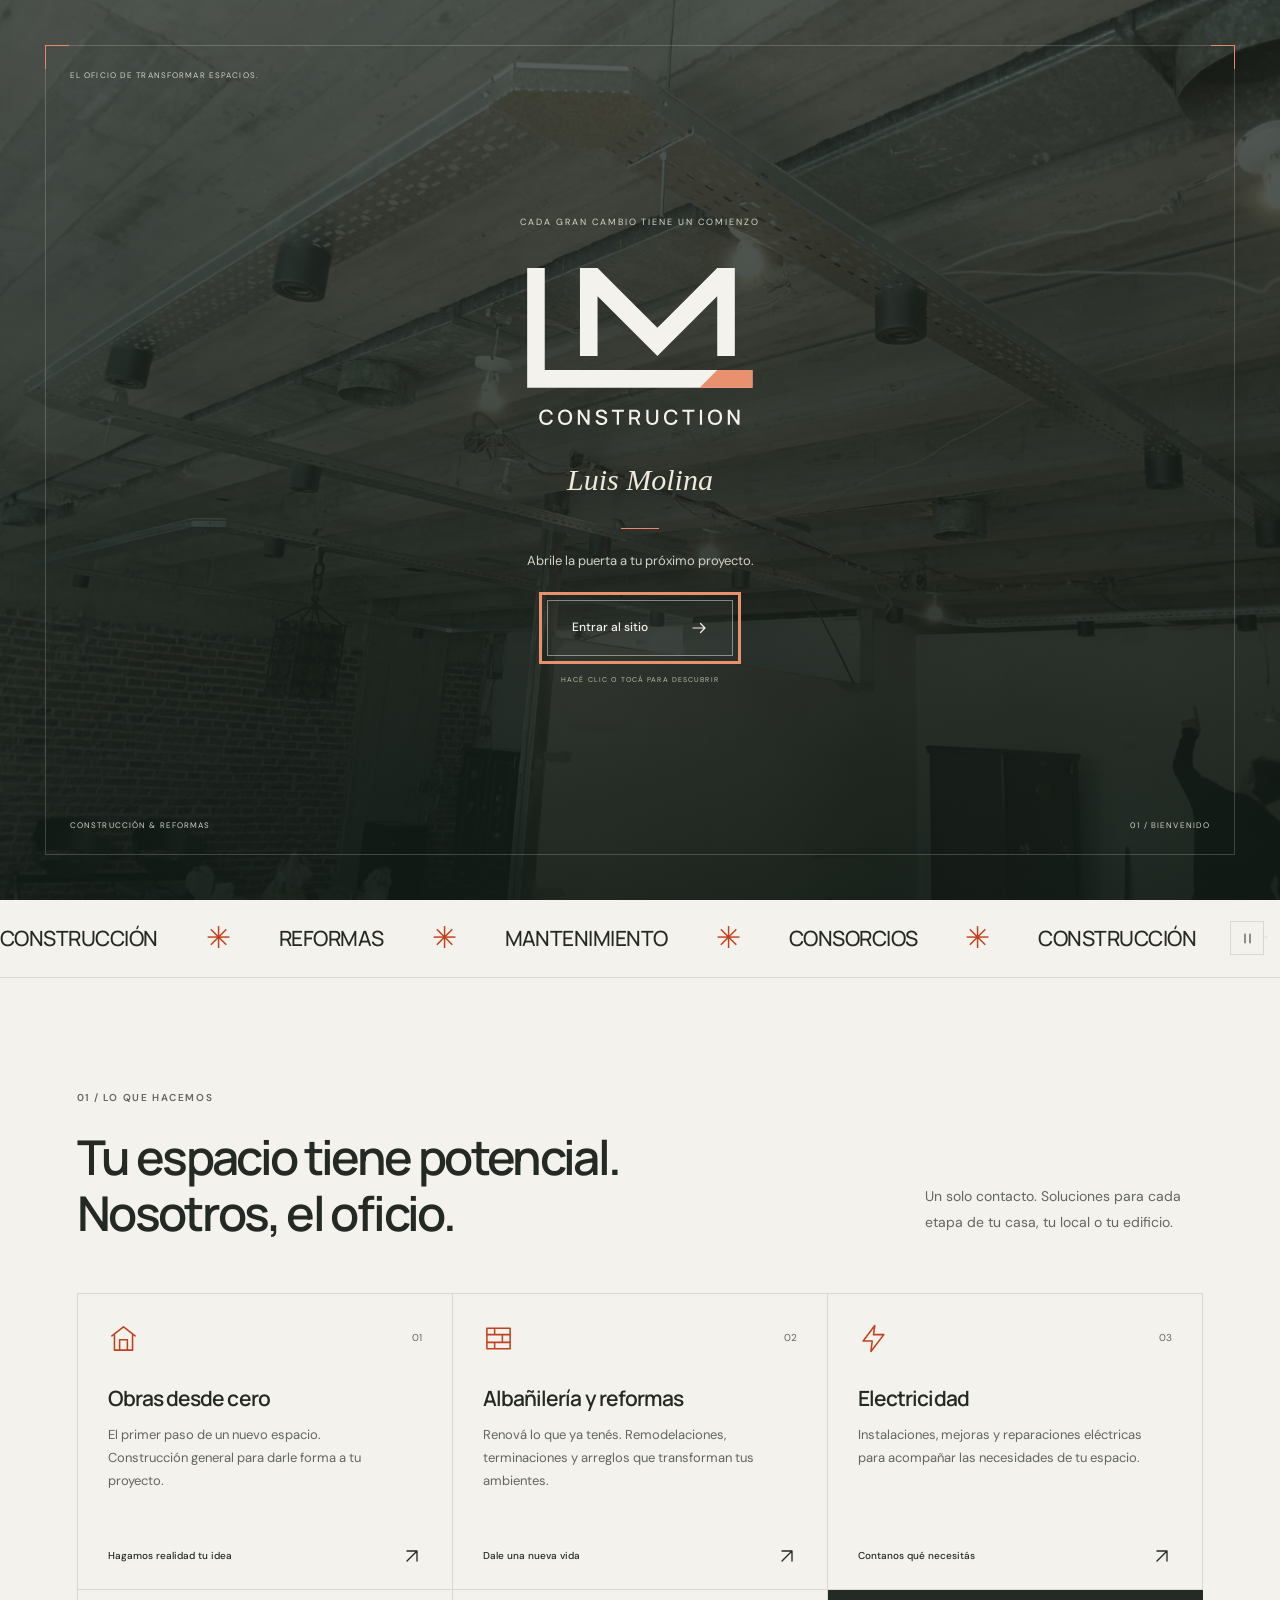
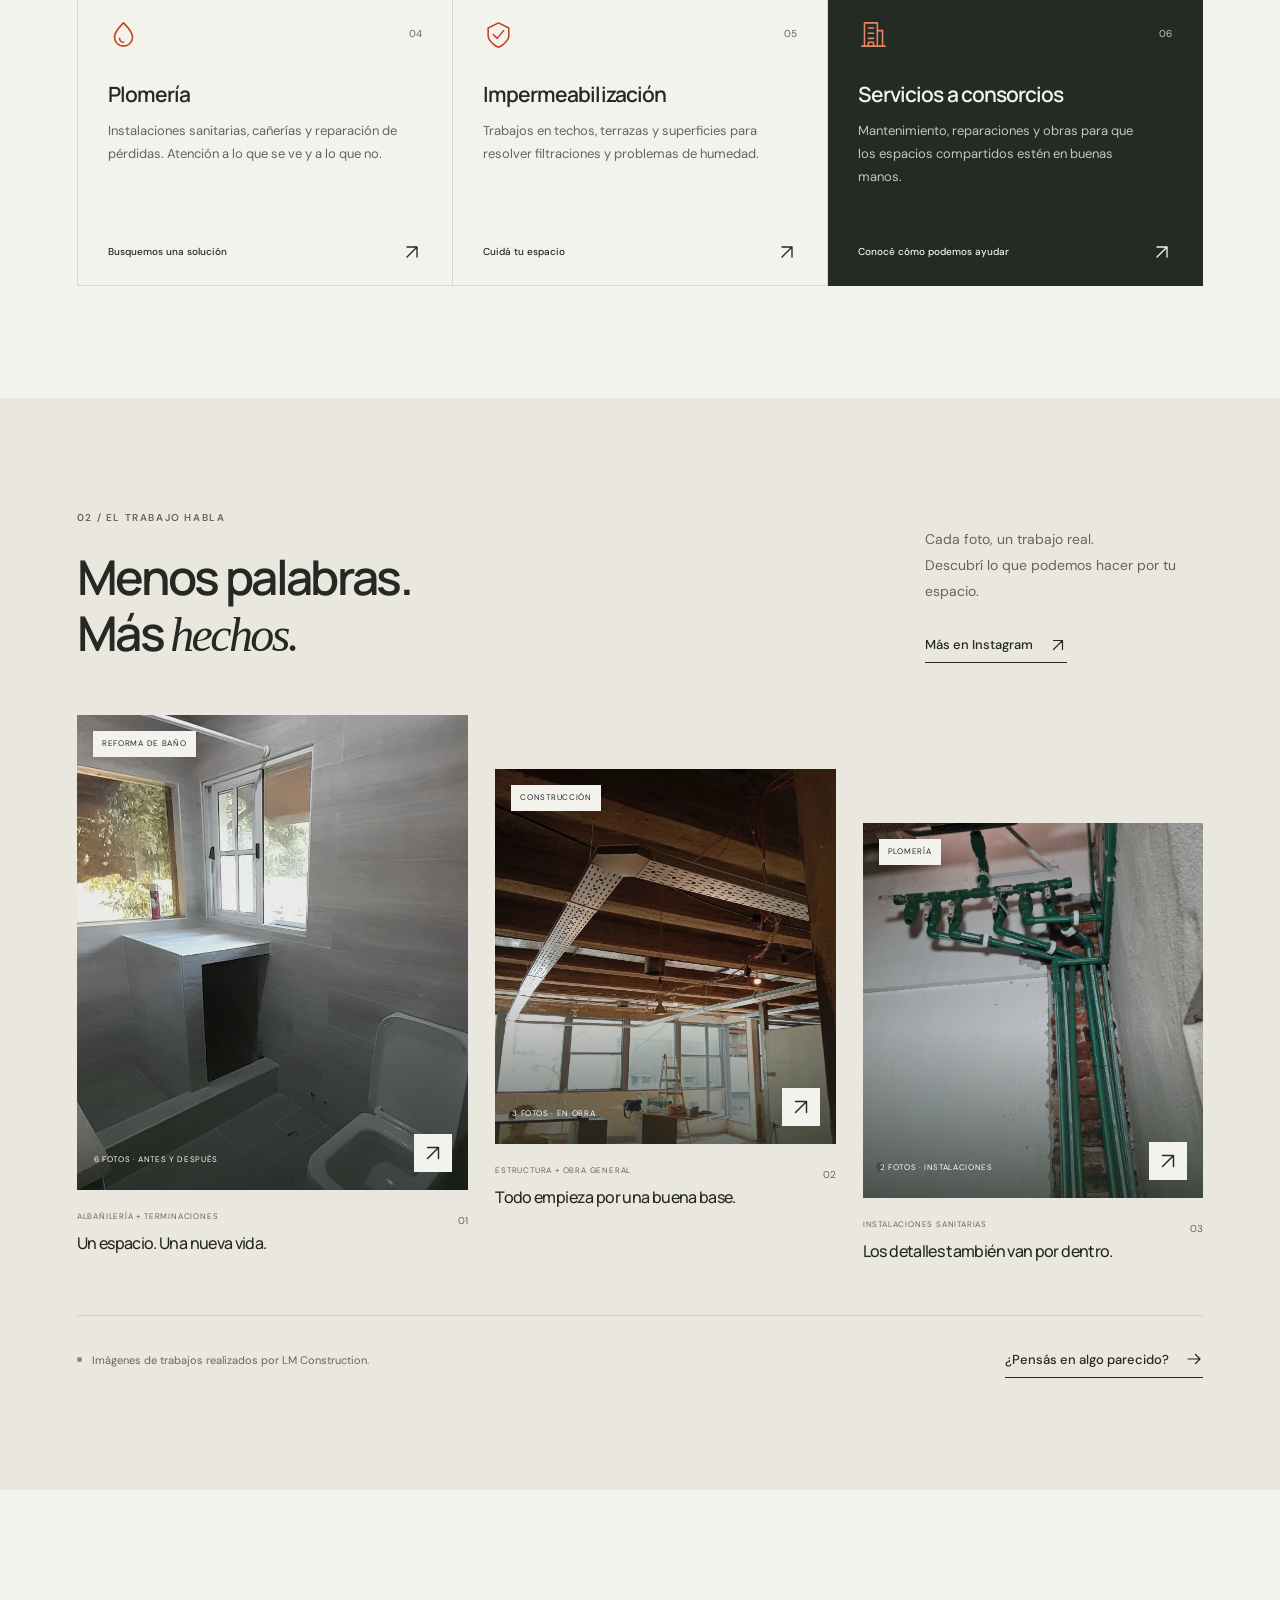
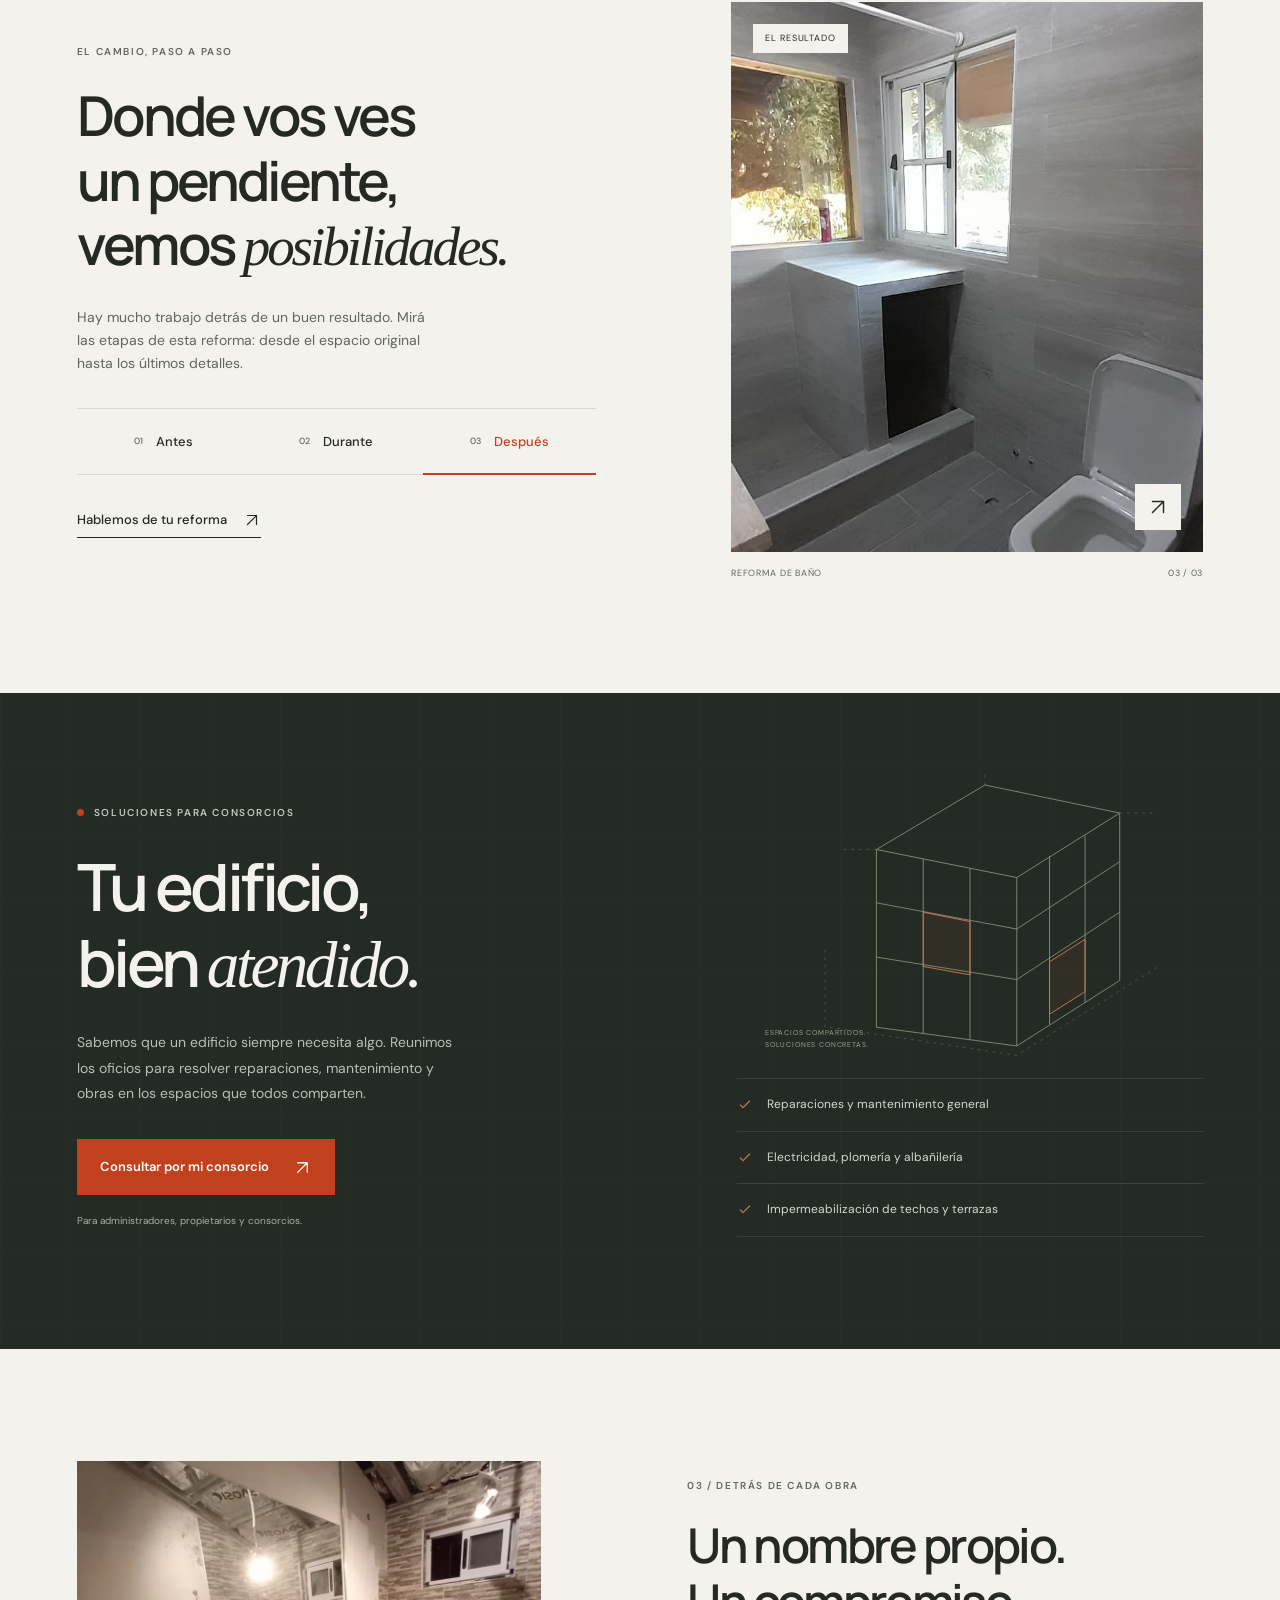
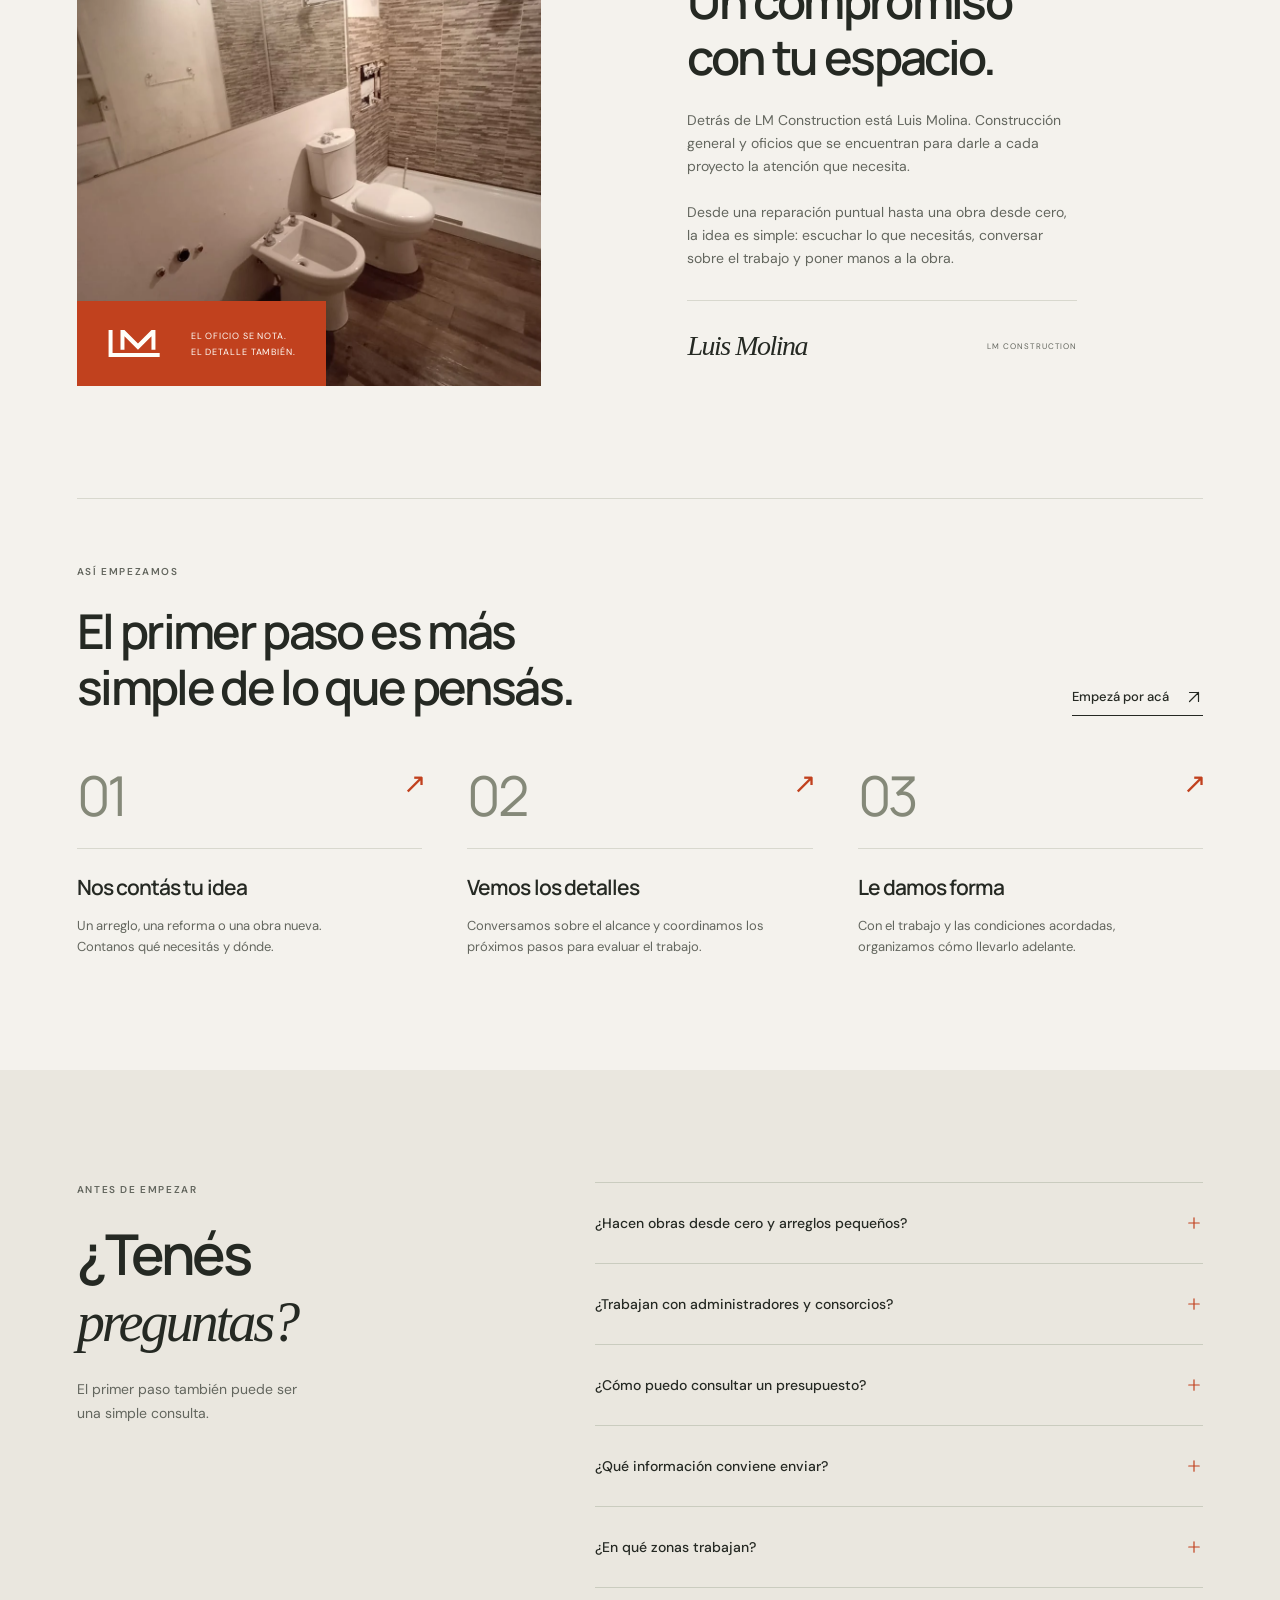
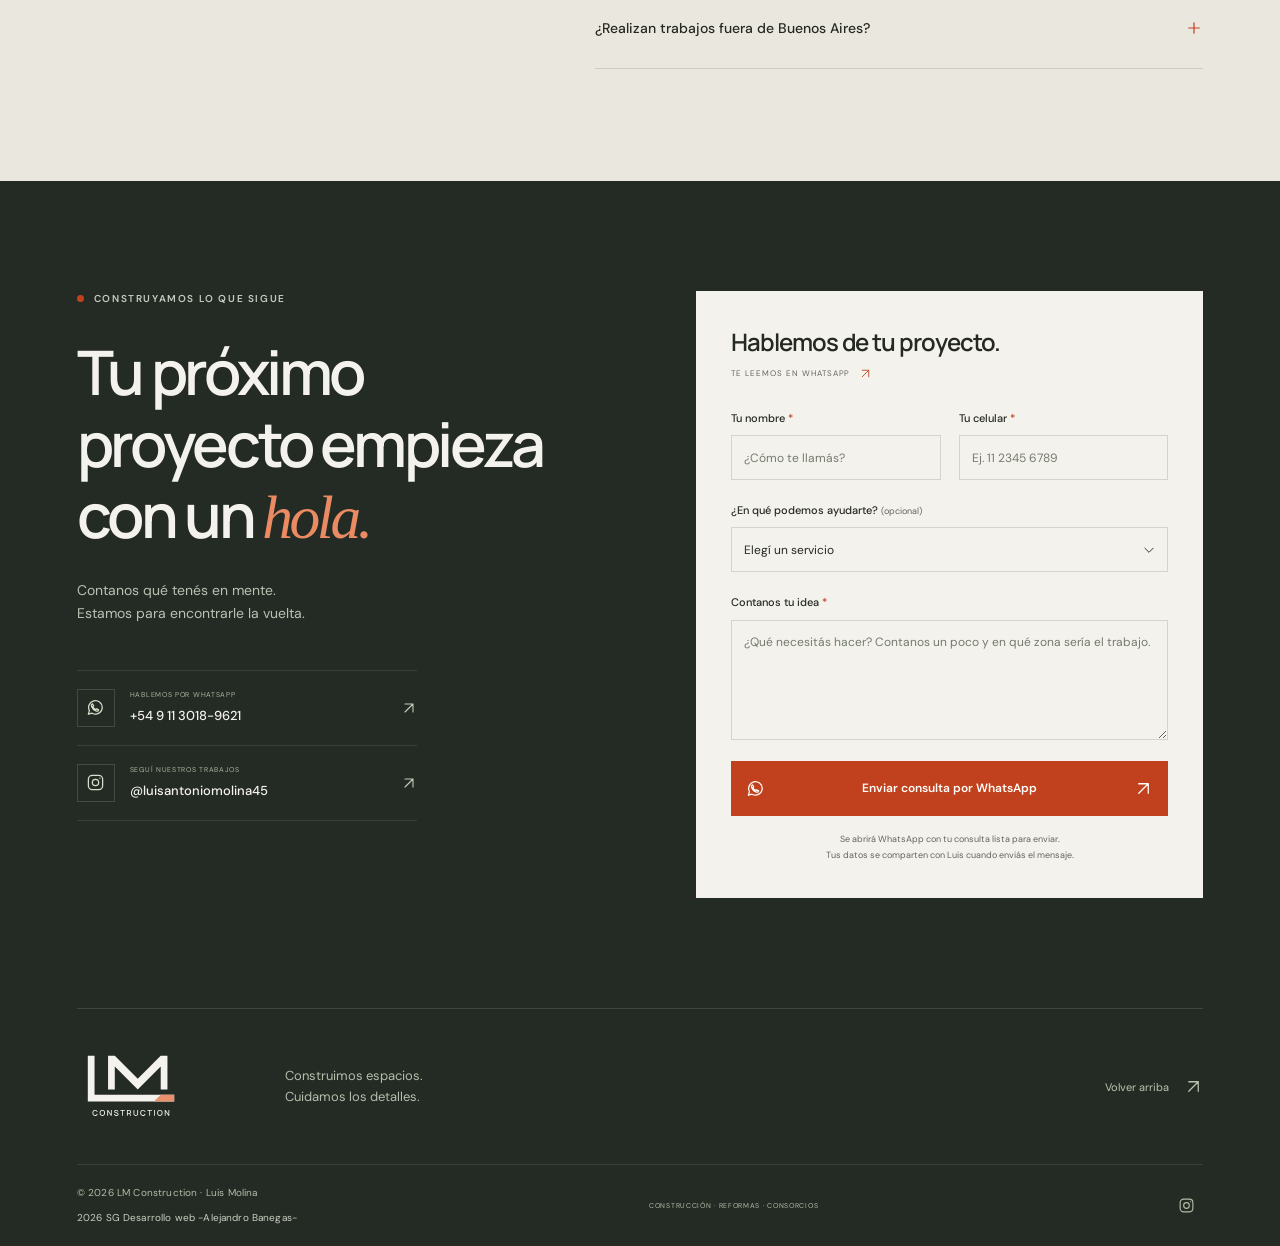
<file: index.html>
<!doctype html>
<html lang="es-AR">
  <head>
    <meta charset="UTF-8" />
    <meta name="viewport" content="width=device-width, initial-scale=1.0" />
    <meta name="theme-color" content="#f4f2ed" />
    <meta
      name="description"
      content="LM Construction · Luis Molina. Construcción, reformas y servicios a consorcios. Electricidad, plomería, albañilería e impermeabilización. Conocé nuestros trabajos y consultá por WhatsApp."
    />
    <meta property="og:type" content="website" />
    <meta property="og:locale" content="es_AR" />
    <meta property="og:site_name" content="LM Construction" />
    <meta
      property="og:title"
      content="LM Construction — Lo imaginás. Lo hacemos realidad."
    />
    <meta
      property="og:description"
      content="Construcción, reformas y soluciones para consorcios. Conocé los trabajos de Luis Molina y contanos tu proyecto."
    />
    <meta property="og:image" content="assets/images/hero-obra.webp" />
    <link rel="icon" type="image/svg+xml" href="favicon.svg?v=4" />
    <link
      rel="preload"
      href="assets/fonts/manrope-latin.woff2"
      as="font"
      type="font/woff2"
      crossorigin
    />
    <link rel="preload" href="assets/images/hero-obra.webp" as="image" />
    <link rel="stylesheet" href="styles.css?v=6" />
    <script src="script.js?v=6" defer></script>
    <title>LM Construction | Construcción, reformas y consorcios</title>
  </head>
  <body id="inicio">
    <a class="skip-link" href="#contenido">Saltar al contenido</a>
    <svg
      class="svg-library"
      xmlns="http://www.w3.org/2000/svg"
      aria-hidden="true"
    >
      <symbol id="i-arrow" viewBox="0 0 24 24">
        <path d="M4 12h16m-6-6 6 6-6 6" />
      </symbol>
      <symbol id="i-diagonal" viewBox="0 0 24 24">
        <path d="M6 18 18 6M6 6h12v12" />
      </symbol>
      <symbol id="i-chevron" viewBox="0 0 24 24">
        <path d="m9 5 7 7-7 7" />
      </symbol>
      <symbol id="i-pause" viewBox="0 0 24 24">
        <path d="M8 5v14M16 5v14" />
      </symbol>
      <symbol id="i-play" viewBox="0 0 24 24">
        <path d="m8 4 12 8-12 8z" />
      </symbol>
      <symbol id="i-plus" viewBox="0 0 24 24">
        <path d="M12 5v14M5 12h14" />
      </symbol>
      <symbol id="i-close" viewBox="0 0 24 24">
        <path d="m6 6 12 12M6 18 18 6" />
      </symbol>
      <symbol id="i-menu" viewBox="0 0 24 24">
        <path d="M3 7h18M3 16h18" />
      </symbol>
      <symbol id="i-check" viewBox="0 0 24 24">
        <path d="m5 12 4 4L19 6" />
      </symbol>
      <symbol id="i-building" viewBox="0 0 24 24">
        <path
          d="M3 21h18M5 21V3h10v18m0-12h4v12M8 7h4M8 11h4m-4 4h4m-4 6v-3h4v3"
        />
      </symbol>
      <symbol id="i-house" viewBox="0 0 24 24">
        <path d="m3 10 9-7 9 7M5 9v12h14V9M9 21v-8h6v8" />
      </symbol>
      <symbol id="i-zap" viewBox="0 0 24 24">
        <path d="m13 2-9 12h7l-1 8 10-13h-8z" />
      </symbol>
      <symbol id="i-water" viewBox="0 0 24 24">
        <path
          d="M12 3S5 10 5 14a7 7 0 0 0 14 0c0-4-7-11-7-11ZM9 15a3 3 0 0 0 3 3"
        />
      </symbol>
      <symbol id="i-bricks" viewBox="0 0 24 24">
        <path d="M3 4h18v16H3zM3 9h18M3 15h18M9 4v5m6 0v6m-6 0v5" />
      </symbol>
      <symbol id="i-shield" viewBox="0 0 24 24">
        <path d="m12 3 8 4v6c0 5-8 9-8 9s-8-4-8-9V7zM8 12l3 3 5-6" />
      </symbol>
      <symbol id="i-instagram" viewBox="0 0 24 24">
        <rect x="3" y="3" width="18" height="18" rx="5" />
        <circle cx="12" cy="12" r="4" />
        <path d="M17.5 6.5h.01" />
      </symbol>
      <symbol id="i-whatsapp" viewBox="0 0 24 24">
        <path
          d="M20.5 11.7a8.6 8.6 0 0 1-12.8 7.5L3 20.5l1.3-4.6a8.6 8.6 0 1 1 16.2-4.2Z"
        />
        <path
          d="m8.2 7.3 1.5 2.5-1 1.2c.7 1.7 1.8 2.8 3.5 3.5l1.2-1 2.5 1.5c-.5 2-1.7 2-3.4 1.3-2.5-1-4.3-2.8-5.3-5.3-.7-1.7-.7-2.9 1-3.7Z"
        />
      </symbol>
      <symbol id="i-logo" viewBox="0 0 136 76" fill="currentColor">
        <path
          d="M4 4h10v58h118v10H4z M34 54V4h10l34 34 34-34h10v50h-10V20L78 54 44 20v34z"
        />
        <path d="M112 62h20v10h-30z" fill="var(--logo-accent, #c1411e)" />
      </symbol>
      <symbol id="i-brand" viewBox="0 0 160 100" fill="currentColor">
        <g transform="translate(12 0)">
          <path
            d="M4 4h10v58h118v10H4z M34 54V4h10l34 34 34-34h10v50h-10V20L78 54 44 20v34z"
          />
          <path d="M112 62h20v10h-30z" fill="var(--logo-accent, #c1411e)" />
        </g>
        <path
          d="M26.871 93.177Q25.599 93.177 24.701 92.618Q23.803 92.06 23.329 91.063Q22.855 90.066 22.855 88.752Q22.855 87.438 23.329 86.441Q23.803 85.444 24.701 84.886Q25.599 84.327 26.871 84.327Q28.342 84.327 29.308 85.069Q30.274 85.812 30.651 87.069L29.401 87.407Q29.149 86.516 28.516 86.008Q27.884 85.499 26.871 85.499Q25.969 85.499 25.368 85.906Q24.767 86.313 24.464 87.046Q24.161 87.779 24.157 88.752Q24.153 89.725 24.456 90.457Q24.759 91.189 25.364 91.597Q25.969 92.005 26.871 92.005Q27.884 92.005 28.516 91.494Q29.149 90.982 29.401 90.097L30.651 90.435Q30.274 91.692 29.308 92.435Q28.342 93.177 26.871 93.177ZM37.541 93.177Q36.269 93.177 35.371 92.618Q34.473 92.06 33.999 91.063Q33.525 90.066 33.525 88.752Q33.525 87.438 33.999 86.441Q34.473 85.444 35.371 84.886Q36.269 84.327 37.541 84.327Q38.814 84.327 39.712 84.886Q40.609 85.444 41.083 86.441Q41.557 87.438 41.557 88.752Q41.557 90.066 41.083 91.063Q40.609 92.06 39.712 92.618Q38.814 93.177 37.541 93.177ZM37.541 92.005Q38.444 92.013 39.045 91.605Q39.646 91.197 39.947 90.461Q40.247 89.725 40.247 88.752Q40.247 87.779 39.947 87.05Q39.646 86.321 39.045 85.914Q38.444 85.507 37.541 85.499Q36.639 85.491 36.04 85.898Q35.441 86.305 35.14 87.042Q34.839 87.779 34.835 88.752Q34.831 89.725 35.132 90.453Q35.433 91.181 36.036 91.589Q36.639 91.997 37.541 92.005ZM44.785 93.0V84.504H46.036L50.221 90.817V84.504H51.472V93.0H50.221L46.036 86.683V93.0ZM58.252 93.177Q57.335 93.177 56.601 92.861Q55.866 92.546 55.391 91.96Q54.916 91.374 54.779 90.565L56.061 90.369Q56.256 91.147 56.875 91.58Q57.495 92.013 58.323 92.013Q58.834 92.013 59.267 91.851Q59.699 91.69 59.961 91.386Q60.222 91.082 60.222 90.656Q60.222 90.426 60.144 90.249Q60.065 90.072 59.924 89.941Q59.784 89.81 59.587 89.712Q59.39 89.613 59.156 89.543L56.977 88.898Q56.659 88.805 56.329 88.654Q56.0 88.502 55.725 88.258Q55.449 88.015 55.279 87.651Q55.109 87.287 55.109 86.77Q55.109 85.983 55.513 85.437Q55.917 84.891 56.606 84.611Q57.294 84.331 58.149 84.335Q59.013 84.343 59.693 84.638Q60.374 84.933 60.825 85.486Q61.276 86.04 61.45 86.821L60.128 87.049Q60.037 86.567 59.75 86.222Q59.463 85.877 59.042 85.692Q58.621 85.507 58.134 85.499Q57.66 85.491 57.269 85.645Q56.879 85.798 56.645 86.073Q56.411 86.349 56.411 86.711Q56.411 87.065 56.616 87.282Q56.822 87.499 57.127 87.626Q57.432 87.753 57.733 87.836L59.302 88.28Q59.597 88.361 59.973 88.499Q60.348 88.638 60.699 88.888Q61.05 89.137 61.279 89.546Q61.509 89.954 61.509 90.577Q61.509 91.216 61.249 91.704Q60.989 92.192 60.537 92.518Q60.085 92.845 59.497 93.011Q58.909 93.177 58.252 93.177ZM66.931 93.0V85.668H64.107V84.504H70.991V85.668H68.166V93.0ZM73.987 93.0V84.504H77.42Q77.544 84.504 77.727 84.513Q77.91 84.522 78.073 84.551Q78.785 84.661 79.26 85.034Q79.735 85.407 79.97 85.972Q80.205 86.538 80.205 87.226Q80.205 88.241 79.686 88.974Q79.167 89.708 78.128 89.889L77.625 89.948H75.222V93.0ZM78.954 93.0 77.279 89.543 78.522 89.224 80.362 93.0ZM75.222 88.783H77.373Q77.489 88.783 77.634 88.772Q77.778 88.76 77.908 88.728Q78.288 88.638 78.517 88.4Q78.746 88.162 78.848 87.85Q78.95 87.539 78.95 87.226Q78.95 86.913 78.848 86.601Q78.746 86.29 78.517 86.052Q78.288 85.814 77.908 85.723Q77.778 85.69 77.634 85.679Q77.489 85.668 77.373 85.668H75.222ZM87.099 93.177Q86.1 93.177 85.337 92.768Q84.574 92.359 84.143 91.616Q83.712 90.874 83.712 89.873V84.512L84.963 84.504V89.81Q84.963 90.351 85.146 90.763Q85.329 91.175 85.636 91.453Q85.943 91.731 86.324 91.872Q86.706 92.013 87.099 92.013Q87.5 92.013 87.882 91.87Q88.263 91.728 88.568 91.449Q88.873 91.171 89.054 90.759Q89.235 90.347 89.235 89.81V84.504H90.486V89.873Q90.486 90.872 90.055 91.614Q89.624 92.357 88.861 92.767Q88.098 93.177 87.099 93.177ZM97.732 93.177Q96.459 93.177 95.561 92.618Q94.664 92.06 94.19 91.063Q93.716 90.066 93.716 88.752Q93.716 87.438 94.19 86.441Q94.664 85.444 95.561 84.886Q96.459 84.327 97.732 84.327Q99.203 84.327 100.168 85.069Q101.134 85.812 101.512 87.069L100.261 87.407Q100.009 86.516 99.377 86.008Q98.744 85.499 97.732 85.499Q96.829 85.499 96.228 85.906Q95.627 86.313 95.324 87.046Q95.022 87.779 95.018 88.752Q95.014 89.725 95.317 90.457Q95.619 91.189 96.224 91.597Q96.829 92.005 97.732 92.005Q98.744 92.005 99.377 91.494Q100.009 90.982 100.261 90.097L101.512 90.435Q101.134 91.692 100.168 92.435Q99.203 93.177 97.732 93.177ZM106.974 93.0V85.668H104.15V84.504H111.033V85.668H108.209V93.0ZM114.147 93.0V84.504H115.382V93.0ZM122.744 93.177Q121.471 93.177 120.574 92.618Q119.676 92.06 119.202 91.063Q118.728 90.066 118.728 88.752Q118.728 87.438 119.202 86.441Q119.676 85.444 120.574 84.886Q121.471 84.327 122.744 84.327Q124.016 84.327 124.914 84.886Q125.812 85.444 126.286 86.441Q126.76 87.438 126.76 88.752Q126.76 90.066 126.286 91.063Q125.812 92.06 124.914 92.618Q124.016 93.177 122.744 93.177ZM122.744 92.005Q123.647 92.013 124.247 91.605Q124.848 91.197 125.149 90.461Q125.45 89.725 125.45 88.752Q125.45 87.779 125.149 87.05Q124.848 86.321 124.247 85.914Q123.647 85.507 122.744 85.499Q121.841 85.491 121.242 85.898Q120.644 86.305 120.343 87.042Q120.042 87.779 120.038 88.752Q120.034 89.725 120.335 90.453Q120.636 91.181 121.238 91.589Q121.841 91.997 122.744 92.005ZM129.988 93.0V84.504H131.239L135.424 90.817V84.504H136.675V93.0H135.424L131.239 86.683V93.0Z"
        />
      </symbol>
    </svg>

    <dialog
      class="intro-curtain"
      id="intro-curtain"
      aria-labelledby="intro-title"
      aria-describedby="intro-description"
    >
      <div class="curtain-panel curtain-panel-left" aria-hidden="true">
        <img
          src="assets/images/hero-obra.webp"
          alt=""
          width="1600"
          height="1204"
        />
      </div>
      <div class="curtain-panel curtain-panel-right" aria-hidden="true">
        <img
          src="assets/images/hero-obra.webp"
          alt=""
          width="1600"
          height="1204"
        />
      </div>
      <div class="intro-frame" aria-hidden="true">
        <span class="intro-frame-top">EL OFICIO DE TRANSFORMAR ESPACIOS.</span>
        <span class="intro-frame-bottom">CONSTRUCCIÓN & REFORMAS</span>
        <span class="intro-frame-number">01 / BIENVENIDO</span>
      </div>
      <div class="intro-content">
        <span class="intro-eyebrow">CADA GRAN CAMBIO TIENE UN COMIENZO</span>
        <h2 id="intro-title" aria-label="LM Construction">
          <svg class="intro-logo" viewBox="0 0 160 100" aria-hidden="true">
            <use href="#i-brand" />
          </svg>
        </h2>
        <p class="intro-founder">Luis Molina</p>
        <span class="intro-divider" aria-hidden="true"></span>
        <p id="intro-description">Abrile la puerta a tu próximo proyecto.</p>
        <button class="intro-enter" id="intro-enter" type="button" autofocus>
          <span>Entrar al sitio</span>
          <svg class="icon" aria-hidden="true"><use href="#i-arrow" /></svg>
        </button>
        <span class="intro-hint" aria-hidden="true"
          >HACÉ CLIC O TOCÁ PARA DESCUBRIR</span
        >
      </div>
    </dialog>

    <header class="site-header">
      <div class="container header-inner">
        <a class="brand" href="#inicio" aria-label="LM Construction, inicio"
          ><svg class="brand-logo" viewBox="0 0 160 100" aria-hidden="true">
            <use href="#i-brand" /></svg
        ></a>
        <nav class="main-nav" id="main-nav" aria-label="Navegación principal">
          <a href="#servicios">Servicios</a><a href="#trabajos">Trabajos</a
          ><a href="#consorcios">Consorcios</a><a href="#nosotros">Nosotros</a
          ><a class="nav-contact" href="#contacto"
            >Hablemos de tu proyecto
            <svg class="icon" aria-hidden="true"><use href="#i-diagonal" /></svg
          ></a>
        </nav>
        <button
          class="menu-toggle icon-button"
          type="button"
          aria-label="Abrir menú"
          aria-controls="main-nav"
          aria-expanded="false"
        >
          <svg class="icon" aria-hidden="true"><use href="#i-menu" /></svg>
        </button>
      </div>
    </header>

    <main id="contenido" tabindex="-1">
      <section class="hero container" aria-labelledby="hero-title">
        <div class="hero-copy">
          <p class="eyebrow">
            <span class="status-dot"></span> CONSTRUIMOS CON VOS
          </p>
          <h1 id="hero-title">
            Lo imaginás.<br />Lo hacemos<br /><span>realidad.</span>
          </h1>
          <p class="hero-description">
            De ese arreglo que no puede esperar a la obra que siempre
            imaginaste. Construcción, reformas y soluciones para consorcios, con
            atención a cada detalle.
          </p>
          <div class="hero-actions">
            <a class="button button-primary" href="#contacto"
              >Contanos tu proyecto
              <svg class="icon" aria-hidden="true">
                <use href="#i-diagonal" /></svg></a
            ><a class="text-link" href="#trabajos"
              >Explorá los trabajos
              <svg class="icon" aria-hidden="true"><use href="#i-arrow" /></svg
            ></a>
          </div>
          <div class="hero-signature">
            <span class="signature-line"></span>
            <p>
              <strong>Luis Molina</strong
              ><span>El oficio de hacer las cosas bien.</span>
            </p>
          </div>
        </div>
        <div class="hero-visual">
          <div class="hero-image-frame">
            <img
              class="hero-image"
              src="assets/images/hero-obra.webp"
              width="1600"
              height="1204"
              alt="Trabajo de LM Construction en un interior con estructura de techo a la vista"
              fetchpriority="high"
            /><span class="image-tag"
              ><span></span> OBRAS REALES. NUEVOS COMIENZOS.</span
            >
            <div class="hero-image-caption">
              <span>DEL PROYECTO<br />A LA REALIDAD.</span
              ><svg class="icon" aria-hidden="true">
                <use href="#i-diagonal" />
              </svg>
            </div>
          </div>
          <div class="hero-image-footer">
            <span>CONSTRUCCIÓN & REFORMAS</span><span>01 — LM</span>
          </div>
          <div class="hero-stamp" aria-hidden="true">
            <svg viewBox="0 0 120 120">
              <defs>
                <path
                  id="stamp-circle"
                  d="M60,60m-43,0a43,43 0 1,1 86,0a43,43 0 1,1 -86,0"
                />
              </defs>
              <text>
                <textPath href="#stamp-circle" textLength="267">
                  CADA DETALLE CUENTA · LM CONSTRUCTION ·
                </textPath>
              </text></svg
            ><svg class="icon"><use href="#i-diagonal" /></svg>
          </div>
        </div>
        <a class="hero-scroll" href="#servicios"
          ><span>SEGUÍ EXPLORANDO</span
          ><svg class="icon" aria-hidden="true"><use href="#i-arrow" /></svg
        ></a>
      </section>

      <div
        class="ticker"
        role="region"
        aria-label="Construcción. Reformas. Mantenimiento. Consorcios."
      >
        <div class="ticker-track" aria-hidden="true">
          <div class="ticker-set">
            <span>CONSTRUCCIÓN</span><i>✳</i><span>REFORMAS</span><i>✳</i
            ><span>MANTENIMIENTO</span><i>✳</i><span>CONSORCIOS</span><i>✳</i>
          </div>
          <div class="ticker-set">
            <span>CONSTRUCCIÓN</span><i>✳</i><span>REFORMAS</span><i>✳</i
            ><span>MANTENIMIENTO</span><i>✳</i><span>CONSORCIOS</span><i>✳</i>
          </div>
        </div>
        <button
          class="motion-toggle icon-button"
          id="motion-toggle"
          type="button"
          aria-label="Pausar movimiento"
          aria-pressed="false"
        >
          <svg class="icon" aria-hidden="true"><use href="#i-pause" /></svg>
        </button>
      </div>

      <section
        class="services section-pad"
        id="servicios"
        aria-labelledby="services-title"
      >
        <div class="container">
          <div class="section-heading reveal">
            <div>
              <p class="eyebrow section-index">01 / LO QUE HACEMOS</p>
              <h2 id="services-title">
                Tu espacio tiene potencial.<br />Nosotros, el oficio.
              </h2>
            </div>
            <p class="section-description">
              Un solo contacto. Soluciones para cada etapa de tu casa, tu local
              o tu edificio.
            </p>
          </div>
          <div class="services-grid">
            <a
              class="service-card reveal"
              href="#contacto"
              data-service="Construcción desde cero"
              ><div class="service-card-top">
                <svg class="service-icon" aria-hidden="true">
                  <use href="#i-house" /></svg
                ><span>01</span>
              </div>
              <h3>Obras desde cero</h3>
              <p>
                El primer paso de un nuevo espacio. Construcción general para
                darle forma a tu proyecto.
              </p>
              <span class="service-bottom"
                >Hagamos realidad tu idea
                <svg class="icon" aria-hidden="true">
                  <use href="#i-diagonal" /></svg></span
            ></a>
            <a
              class="service-card reveal"
              href="#contacto"
              data-service="Albañilería y reformas"
              ><div class="service-card-top">
                <svg class="service-icon" aria-hidden="true">
                  <use href="#i-bricks" /></svg
                ><span>02</span>
              </div>
              <h3>Albañilería y reformas</h3>
              <p>
                Renová lo que ya tenés. Remodelaciones, terminaciones y arreglos
                que transforman tus ambientes.
              </p>
              <span class="service-bottom"
                >Dale una nueva vida
                <svg class="icon" aria-hidden="true">
                  <use href="#i-diagonal" /></svg></span
            ></a>
            <a
              class="service-card reveal"
              href="#contacto"
              data-service="Electricidad"
              ><div class="service-card-top">
                <svg class="service-icon" aria-hidden="true">
                  <use href="#i-zap" /></svg
                ><span>03</span>
              </div>
              <h3>Electricidad</h3>
              <p>
                Instalaciones, mejoras y reparaciones eléctricas para acompañar
                las necesidades de tu espacio.
              </p>
              <span class="service-bottom"
                >Contanos qué necesitás
                <svg class="icon" aria-hidden="true">
                  <use href="#i-diagonal" /></svg></span
            ></a>
            <a
              class="service-card reveal"
              href="#contacto"
              data-service="Plomería"
              ><div class="service-card-top">
                <svg class="service-icon" aria-hidden="true">
                  <use href="#i-water" /></svg
                ><span>04</span>
              </div>
              <h3>Plomería</h3>
              <p>
                Instalaciones sanitarias, cañerías y reparación de pérdidas.
                Atención a lo que se ve y a lo que no.
              </p>
              <span class="service-bottom"
                >Busquemos una solución
                <svg class="icon" aria-hidden="true">
                  <use href="#i-diagonal" /></svg></span
            ></a>
            <a
              class="service-card reveal"
              href="#contacto"
              data-service="Impermeabilización"
              ><div class="service-card-top">
                <svg class="service-icon" aria-hidden="true">
                  <use href="#i-shield" /></svg
                ><span>05</span>
              </div>
              <h3>Impermeabilización</h3>
              <p>
                Trabajos en techos, terrazas y superficies para resolver
                filtraciones y problemas de humedad.
              </p>
              <span class="service-bottom"
                >Cuidá tu espacio
                <svg class="icon" aria-hidden="true">
                  <use href="#i-diagonal" /></svg></span
            ></a>
            <a class="service-card service-card-dark reveal" href="#consorcios"
              ><div class="service-card-top">
                <svg class="service-icon" aria-hidden="true">
                  <use href="#i-building" /></svg
                ><span>06</span>
              </div>
              <h3>Servicios a consorcios</h3>
              <p>
                Mantenimiento, reparaciones y obras para que los espacios
                compartidos estén en buenas manos.
              </p>
              <span class="service-bottom"
                >Conocé cómo podemos ayudar
                <svg class="icon" aria-hidden="true">
                  <use href="#i-diagonal" /></svg></span
            ></a>
          </div>
        </div>
      </section>

      <section
        class="work section-pad"
        id="trabajos"
        aria-labelledby="work-title"
      >
        <div class="container">
          <div class="section-heading reveal">
            <div>
              <p class="eyebrow section-index">02 / EL TRABAJO HABLA</p>
              <h2 id="work-title">
                Menos palabras.<br />Más <span class="serif-word">hechos.</span>
              </h2>
            </div>
            <div class="work-heading-aside">
              <p class="section-description">
                Cada foto, un trabajo real.<br />Descubrí lo que podemos hacer
                por tu espacio.
              </p>
              <a
                class="text-link"
                href="https://www.instagram.com/luisantoniomolina45/"
                target="_blank"
                rel="noopener noreferrer"
                >Más en Instagram
                <svg class="icon" aria-hidden="true">
                  <use href="#i-diagonal" /></svg
              ></a>
            </div>
          </div>
          <div class="project-grid">
            <button
              class="project-card project-card-tall reveal"
              type="button"
              data-gallery="bathroom"
              aria-label="Ver galería de la reforma de baño, 6 fotos"
            >
              <span class="project-image"
                ><img
                  src="assets/images/bano-despues-02.webp"
                  width="720"
                  height="1600"
                  alt="Baño renovado con revestimientos grises, mesada y espejo"
                  loading="lazy"
                /><span class="project-tag">REFORMA DE BAÑO</span
                ><span class="project-open"
                  ><svg class="icon" aria-hidden="true">
                    <use href="#i-diagonal" /></svg></span
                ><span class="photo-count"
                  >6 FOTOS · ANTES Y DESPUÉS</span
                ></span
              ><span class="project-info"
                ><span
                  ><span class="project-category"
                    >ALBAÑILERÍA + TERMINACIONES</span
                  ><strong>Un espacio. Una nueva vida.</strong></span
                ><span class="project-number">01</span></span
              >
            </button>
            <button
              class="project-card reveal"
              type="button"
              data-gallery="construction"
              aria-label="Ver galería de construcción y estructura, 3 fotos"
            >
              <span class="project-image"
                ><img
                  src="assets/images/obra-interior.webp"
                  width="1204"
                  height="1600"
                  alt="Interior en obra con estructura de madera y perfiles metálicos"
                  loading="lazy"
                /><span class="project-tag">CONSTRUCCIÓN</span
                ><span class="project-open"
                  ><svg class="icon" aria-hidden="true">
                    <use href="#i-diagonal" /></svg></span
                ><span class="photo-count">3 FOTOS · EN OBRA</span></span
              ><span class="project-info"
                ><span
                  ><span class="project-category"
                    >ESTRUCTURA + OBRA GENERAL</span
                  ><strong>Todo empieza por una buena base.</strong></span
                ><span class="project-number">02</span></span
              >
            </button>
            <button
              class="project-card reveal"
              type="button"
              data-gallery="plumbing"
              aria-label="Ver galería de instalaciones de plomería, 2 fotos"
            >
              <span class="project-image"
                ><img
                  src="assets/images/instalaciones.webp"
                  width="960"
                  height="1280"
                  alt="Instalación de cañerías verdes en una pared durante la obra"
                  loading="lazy"
                /><span class="project-tag">PLOMERÍA</span
                ><span class="project-open"
                  ><svg class="icon" aria-hidden="true">
                    <use href="#i-diagonal" /></svg></span
                ><span class="photo-count">2 FOTOS · INSTALACIONES</span></span
              ><span class="project-info"
                ><span
                  ><span class="project-category">INSTALACIONES SANITARIAS</span
                  ><strong>Los detalles también van por dentro.</strong></span
                ><span class="project-number">03</span></span
              >
            </button>
          </div>
          <div class="work-note reveal">
            <span
              ><span class="status-dot"></span> Imágenes de trabajos realizados
              por LM Construction.</span
            ><a class="text-link" href="#contacto"
              >¿Pensás en algo parecido?
              <svg class="icon" aria-hidden="true"><use href="#i-arrow" /></svg
            ></a>
          </div>
        </div>
      </section>

      <section
        class="transformation section-pad"
        aria-labelledby="transformation-title"
      >
        <div class="container transformation-layout">
          <div class="transformation-copy reveal">
            <p class="eyebrow section-index">EL CAMBIO, PASO A PASO</p>
            <h2 id="transformation-title">
              Donde vos ves<br />un pendiente,<br />vemos
              <span class="serif-word">posibilidades.</span>
            </h2>
            <p>
              Hay mucho trabajo detrás de un buen resultado. Mirá las etapas de
              esta reforma: desde el espacio original hasta los últimos
              detalles.
            </p>
            <div
              class="stage-tabs"
              role="tablist"
              aria-label="Etapas de la reforma"
            >
              <button
                class="stage-tab"
                type="button"
                role="tab"
                id="tab-before"
                aria-controls="stage-panel"
                aria-selected="false"
                tabindex="-1"
                data-stage="before"
              >
                <span>01</span> Antes</button
              ><button
                class="stage-tab"
                type="button"
                role="tab"
                id="tab-during"
                aria-controls="stage-panel"
                aria-selected="false"
                tabindex="-1"
                data-stage="during"
              >
                <span>02</span> Durante</button
              ><button
                class="stage-tab active"
                type="button"
                role="tab"
                id="tab-after"
                aria-controls="stage-panel"
                aria-selected="true"
                data-stage="after"
              >
                <span>03</span> Después
              </button>
            </div>
            <a
              class="text-link"
              href="#contacto"
              data-service="Albañilería y reformas"
              >Hablemos de tu reforma
              <svg class="icon" aria-hidden="true">
                <use href="#i-diagonal" /></svg
            ></a>
          </div>
          <div
            class="stage-panel reveal"
            id="stage-panel"
            role="tabpanel"
            aria-labelledby="tab-after"
            tabindex="0"
          >
            <div class="stage-image-wrap">
              <img
                id="stage-image"
                src="assets/images/bano-despues-02.webp"
                width="720"
                height="1600"
                alt="Resultado de la reforma: baño con revestimientos grises y mesada junto a la ventana"
                loading="lazy"
              /><span class="stage-image-label" id="stage-label"
                >EL RESULTADO</span
              ><button
                type="button"
                class="stage-enlarge icon-button"
                data-gallery="bathroom"
                data-start="4"
                aria-label="Ampliar fotos de la reforma"
              >
                <svg class="icon" aria-hidden="true">
                  <use href="#i-diagonal" />
                </svg>
              </button>
            </div>
            <div class="stage-caption">
              <span>REFORMA DE BAÑO</span
              ><span id="stage-counter">03 / 03</span>
            </div>
          </div>
        </div>
      </section>

      <section
        class="consortium section-pad"
        id="consorcios"
        aria-labelledby="consortium-title"
      >
        <div class="container consortium-layout">
          <div class="consortium-copy reveal">
            <p class="eyebrow">
              <span class="status-dot"></span> SOLUCIONES PARA CONSORCIOS
            </p>
            <h2 id="consortium-title">
              Tu edificio,<br />bien <span class="serif-word">atendido.</span>
            </h2>
            <p>
              Sabemos que un edificio siempre necesita algo. Reunimos los
              oficios para resolver reparaciones, mantenimiento y obras en los
              espacios que todos comparten.
            </p>
            <a
              class="button button-primary"
              href="#contacto"
              data-service="Servicios a consorcios"
              >Consultar por mi consorcio
              <svg class="icon" aria-hidden="true">
                <use href="#i-diagonal" /></svg></a
            ><span class="consortium-footnote"
              >Para administradores, propietarios y consorcios.</span
            >
          </div>
          <div class="consortium-features reveal">
            <div class="building-drawing" aria-hidden="true">
              <svg viewBox="0 0 400 310">
                <path
                  d="m100 275 150 20 110-70V46L216 16 100 85v190Zm0-190 150 30 110-69M250 115v180M100 142l150 28 110-72M100 200l150 24 110-72M150 95v187m50-177v183m85-196v180m38-202v179"
                />
                <path
                  class="building-highlight"
                  d="m150 152 50 10v57l-50-9zm135 53 38-24v56l-38 24z"
                />
                <path
                  class="drawing-base"
                  d="m50 275 200 30 150-94M216 16V0M100 85H65M360 46h35M45 275v-85"
                /></svg
              ><span>ESPACIOS COMPARTIDOS.<br />SOLUCIONES CONCRETAS.</span>
            </div>
            <ul class="consortium-list">
              <li>
                <svg class="icon" aria-hidden="true">
                  <use href="#i-check" />
                </svg>
                Reparaciones y mantenimiento general
              </li>
              <li>
                <svg class="icon" aria-hidden="true">
                  <use href="#i-check" />
                </svg>
                Electricidad, plomería y albañilería
              </li>
              <li>
                <svg class="icon" aria-hidden="true">
                  <use href="#i-check" />
                </svg>
                Impermeabilización de techos y terrazas
              </li>
            </ul>
          </div>
        </div>
      </section>

      <section
        class="about section-pad"
        id="nosotros"
        aria-labelledby="about-title"
      >
        <div class="container about-layout">
          <div class="about-visual reveal">
            <img
              src="assets/images/bano-terminado.webp"
              width="972"
              height="1296"
              alt="Baño terminado por LM Construction, con revestimiento de piedra, sanitarios y mampara de ducha"
              loading="lazy"
            />
            <div class="about-photo-caption">
              <svg class="brand-mark" aria-hidden="true">
                <use href="#i-logo" /></svg
              ><span>EL OFICIO SE NOTA.<br />EL DETALLE TAMBIÉN.</span>
            </div>
          </div>
          <div class="about-copy reveal">
            <p class="eyebrow section-index">03 / DETRÁS DE CADA OBRA</p>
            <h2 id="about-title">
              Un nombre propio.<br />Un compromiso<br />con tu espacio.
            </h2>
            <p>
              Detrás de LM Construction está Luis Molina. Construcción general y
              oficios que se encuentran para darle a cada proyecto la atención
              que necesita.
            </p>
            <p>
              Desde una reparación puntual hasta una obra desde cero, la idea es
              simple: escuchar lo que necesitás, conversar sobre el trabajo y
              poner manos a la obra.
            </p>
            <div class="about-signature">
              <span>Luis Molina</span>
              <p>LM CONSTRUCTION</p>
            </div>
          </div>
        </div>
      </section>

      <section class="process section-pad" aria-labelledby="process-title">
        <div class="container">
          <div class="section-heading reveal">
            <div>
              <p class="eyebrow section-index">ASÍ EMPEZAMOS</p>
              <h2 id="process-title">
                El primer paso es más<br />simple de lo que pensás.
              </h2>
            </div>
            <a class="text-link" href="#contacto"
              >Empezá por acá
              <svg class="icon" aria-hidden="true">
                <use href="#i-diagonal" /></svg
            ></a>
          </div>
          <ol class="process-grid">
            <li class="reveal">
              <span class="process-number">01<span>↗</span></span>
              <h3>Nos contás tu idea</h3>
              <p>
                Un arreglo, una reforma o una obra nueva. Contanos qué necesitás
                y dónde.
              </p>
            </li>
            <li class="reveal">
              <span class="process-number">02<span>↗</span></span>
              <h3>Vemos los detalles</h3>
              <p>
                Conversamos sobre el alcance y coordinamos los próximos pasos
                para evaluar el trabajo.
              </p>
            </li>
            <li class="reveal">
              <span class="process-number">03<span>↗</span></span>
              <h3>Le damos forma</h3>
              <p>
                Con el trabajo y las condiciones acordadas, organizamos cómo
                llevarlo adelante.
              </p>
            </li>
          </ol>
        </div>
      </section>

      <section class="faq section-pad" aria-labelledby="faq-title">
        <div class="container faq-layout">
          <div class="reveal">
            <p class="eyebrow section-index">ANTES DE EMPEZAR</p>
            <h2 id="faq-title">
              ¿Tenés<br /><span class="serif-word">preguntas?</span>
            </h2>
            <p>El primer paso también puede ser<br />una simple consulta.</p>
          </div>
          <div class="faq-list reveal">
            <details>
              <summary>
                ¿Hacen obras desde cero y arreglos pequeños?<svg
                  class="icon"
                  aria-hidden="true"
                >
                  <use href="#i-plus" />
                </svg>
              </summary>
              <p>
                Sí. Realizamos construcción desde cero, reformas y arreglos
                generales. Podés consultar tanto por un proyecto completo como
                por una reparación puntual.
              </p>
            </details>
            <details>
              <summary>
                ¿Trabajan con administradores y consorcios?<svg
                  class="icon"
                  aria-hidden="true"
                >
                  <use href="#i-plus" />
                </svg>
              </summary>
              <p>
                Sí. Ofrecemos mantenimiento, reparaciones y obras para
                consorcios: electricidad, plomería, albañilería,
                impermeabilización y arreglos generales.
              </p>
            </details>
            <details>
              <summary>
                ¿Cómo puedo consultar un presupuesto?<svg
                  class="icon"
                  aria-hidden="true"
                >
                  <use href="#i-plus" />
                </svg>
              </summary>
              <p>
                Dejanos tu nombre, celular y una descripción del trabajo en el
                formulario. Se abrirá WhatsApp con el mensaje preparado para que
                lo envíes y conversemos sobre tu proyecto.
              </p>
            </details>
            <details>
              <summary>
                ¿Qué información conviene enviar?<svg
                  class="icon"
                  aria-hidden="true"
                >
                  <use href="#i-plus" />
                </svg>
              </summary>
              <p>
                Contanos qué necesitás hacer y la ubicación del trabajo. Si
                tenés fotos o medidas aproximadas, podés sumarlas directamente
                en WhatsApp para ayudarnos a entender mejor la consulta.
              </p>
            </details>
            <details>
              <summary>
                ¿En qué zonas trabajan?<svg class="icon" aria-hidden="true">
                  <use href="#i-plus" />
                </svg>
              </summary>
              <p>
                Trabajamos en CABA y la provincia de Buenos Aires. Contanos en
                qué barrio o localidad necesitás el trabajo para coordinarlo.
              </p>
            </details>
            <details>
              <summary>
                ¿Realizan trabajos fuera de Buenos Aires?<svg
                  class="icon"
                  aria-hidden="true"
                >
                  <use href="#i-plus" />
                </svg>
              </summary>
              <p>
                Sí. Hemos realizado trabajos en San Luis y Entre Ríos.
                Contanos dónde necesitás la obra y qué tenés pensado:
                evaluamos el proyecto y coordinamos las condiciones de traslado.
              </p>
            </details>
          </div>
        </div>
      </section>

      <section
        class="contact section-pad"
        id="contacto"
        aria-labelledby="contact-title"
      >
        <div class="container contact-layout">
          <div class="contact-copy reveal">
            <p class="eyebrow">
              <span class="status-dot"></span> CONSTRUYAMOS LO QUE SIGUE
            </p>
            <h2 id="contact-title">
              Tu próximo<br />proyecto empieza<br />con un
              <span class="serif-word">hola.</span>
            </h2>
            <p>
              Contanos qué tenés en mente.<br />Estamos para encontrarle la
              vuelta.
            </p>
            <div class="contact-links">
              <a
                href="https://wa.me/5491130189621"
                target="_blank"
                rel="noopener noreferrer"
                ><span class="contact-link-icon"
                  ><svg class="icon" aria-hidden="true">
                    <use href="#i-whatsapp" /></svg></span
                ><span
                  ><small>HABLEMOS POR WHATSAPP</small
                  ><strong>+54 9 11 3018-9621</strong></span
                ><svg class="icon" aria-hidden="true">
                  <use href="#i-diagonal" /></svg></a
              ><a
                href="https://www.instagram.com/luisantoniomolina45/"
                target="_blank"
                rel="noopener noreferrer"
                ><span class="contact-link-icon"
                  ><svg class="icon" aria-hidden="true">
                    <use href="#i-instagram" /></svg></span
                ><span
                  ><small>SEGUÍ NUESTROS TRABAJOS</small
                  ><strong>@luisantoniomolina45</strong></span
                ><svg class="icon" aria-hidden="true">
                  <use href="#i-diagonal" /></svg
              ></a>
            </div>
          </div>
          <form class="contact-form reveal" id="contact-form" novalidate>
            <div class="form-heading">
              <h3>Hablemos de tu proyecto.</h3>
              <span
                >TE LEEMOS EN WHATSAPP
                <svg class="icon" aria-hidden="true">
                  <use href="#i-diagonal" /></svg
              ></span>
            </div>
            <div class="form-row">
              <div class="form-field">
                <label for="name">Tu nombre <span>*</span></label
                ><input
                  id="name"
                  name="name"
                  type="text"
                  autocomplete="name"
                  placeholder="¿Cómo te llamás?"
                  required
                  minlength="2"
                  maxlength="80"
                  aria-describedby="name-error"
                /><span class="field-error" id="name-error"></span>
              </div>
              <div class="form-field">
                <label for="phone">Tu celular <span>*</span></label
                ><input
                  id="phone"
                  name="phone"
                  type="tel"
                  inputmode="tel"
                  autocomplete="tel"
                  placeholder="Ej. 11 2345 6789"
                  required
                  maxlength="25"
                  aria-describedby="phone-error"
                /><span class="field-error" id="phone-error"></span>
              </div>
            </div>
            <div class="form-field">
              <label for="service"
                >¿En qué podemos ayudarte?
                <span class="optional">(opcional)</span></label
              >
              <div class="select-wrap">
                <select id="service" name="service">
                  <option value="">Elegí un servicio</option>
                  <option>Construcción desde cero</option>
                  <option>Albañilería y reformas</option>
                  <option>Electricidad</option>
                  <option>Plomería</option>
                  <option>Impermeabilización</option>
                  <option>Servicios a consorcios</option>
                  <option>Arreglos generales</option></select
                ><svg class="icon" aria-hidden="true">
                  <use href="#i-chevron" />
                </svg>
              </div>
            </div>
            <div class="form-field">
              <label for="message">Contanos tu idea <span>*</span></label
              ><textarea
                id="message"
                name="message"
                rows="4"
                placeholder="¿Qué necesitás hacer? Contanos un poco y en qué zona sería el trabajo."
                required
                minlength="10"
                maxlength="1500"
                aria-describedby="message-error"
              ></textarea
              ><span class="field-error" id="message-error"></span>
            </div>
            <button class="button button-primary form-submit" type="submit">
              <svg class="icon" aria-hidden="true">
                <use href="#i-whatsapp" />
              </svg>
              Enviar consulta por WhatsApp
              <svg class="icon" aria-hidden="true">
                <use href="#i-diagonal" />
              </svg>
            </button>
            <p class="form-note">
              Se abrirá WhatsApp con tu consulta lista para enviar.<br />Tus
              datos se comparten con Luis cuando enviás el mensaje.
            </p>
            <p
              id="form-status"
              class="form-status"
              role="status"
              aria-live="polite"
            ></p>
            <a
              id="whatsapp-fallback"
              class="text-link form-fallback"
              href="https://wa.me/5491130189621"
              target="_blank"
              rel="noopener noreferrer"
              hidden
              >Abrir mi consulta en WhatsApp
              <svg class="icon" aria-hidden="true">
                <use href="#i-diagonal" /></svg></a
            ><noscript
              ><p>
                Para preparar el mensaje, activá JavaScript o
                <a href="https://wa.me/5491130189621"
                  >escribinos directamente por WhatsApp</a
                >.
              </p></noscript
            >
          </form>
        </div>
      </section>
    </main>

    <footer class="site-footer">
      <div class="container">
        <div class="footer-top">
          <a
            class="brand brand-light"
            href="#inicio"
            aria-label="LM Construction, volver al inicio"
            ><svg class="brand-logo" viewBox="0 0 160 100" aria-hidden="true">
              <use href="#i-brand" /></svg
          ></a>
          <p>Construimos espacios.<br />Cuidamos los detalles.</p>
          <a class="footer-up" href="#inicio"
            >Volver arriba
            <svg class="icon" aria-hidden="true"><use href="#i-diagonal" /></svg
          ></a>
        </div>
        <div class="footer-bottom">
          <div class="footer-credits">
            <span
              >© <span id="year">2026</span> LM Construction · Luis Molina</span
            >
            <span class="developer-credit"
              >2026 SG Desarrollo web -Alejandro Banegas-</span
            >
          </div>
          <span>CONSTRUCCIÓN · REFORMAS · CONSORCIOS</span
          ><a
            href="https://www.instagram.com/luisantoniomolina45/"
            target="_blank"
            rel="noopener noreferrer"
            aria-label="Instagram de Luis Molina"
            ><svg class="icon" aria-hidden="true">
              <use href="#i-instagram" /></svg
          ></a>
        </div>
      </div>
    </footer>
    <a
      class="floating-whatsapp"
      href="https://wa.me/5491130189621?text=Hola%20Luis%2C%20te%20contacto%20desde%20la%20web%20de%20LM%20Construction."
      target="_blank"
      rel="noopener noreferrer"
      aria-label="Consultar a Luis por WhatsApp"
      ><span>¿Lo charlamos?</span
      ><svg class="icon" aria-hidden="true"><use href="#i-whatsapp" /></svg
    ></a>
    <dialog
      class="gallery-dialog"
      id="gallery-dialog"
      aria-labelledby="gallery-title"
    >
      <div class="gallery-shell">
        <div class="gallery-header">
          <div>
            <p class="eyebrow">TRABAJOS LM CONSTRUCTION</p>
            <h2 id="gallery-title">Galería de trabajos</h2>
          </div>
          <button
            class="icon-button gallery-close"
            type="button"
            aria-label="Cerrar galería"
          >
            <svg class="icon" aria-hidden="true"><use href="#i-close" /></svg>
          </button>
        </div>
        <div class="gallery-viewer">
          <button
            class="icon-button gallery-prev"
            type="button"
            aria-label="Foto anterior"
          >
            <svg class="icon" aria-hidden="true"><use href="#i-chevron" /></svg>
          </button>
          <figure>
            <img id="gallery-image" alt="" />
            <figcaption id="gallery-caption"></figcaption>
          </figure>
          <button
            class="icon-button gallery-next"
            type="button"
            aria-label="Foto siguiente"
          >
            <svg class="icon" aria-hidden="true"><use href="#i-chevron" /></svg>
          </button>
        </div>
        <div class="gallery-bottom">
          <span id="gallery-counter" aria-live="polite"></span>
          <div class="gallery-dots" role="group" aria-label="Elegir foto"></div>
          <span class="gallery-keyboard-hint">← → PARA EXPLORAR</span>
        </div>
      </div>
    </dialog>
  </body>
</html>
</file>
<file: styles.css>
@font-face {
  font-family: Manrope;
  src: url("assets/fonts/manrope-latin.woff2") format("woff2");
  font-style: normal;
  font-weight: 400 800;
  font-display: swap;
}
@font-face {
  font-family: "DM Sans";
  src: url("assets/fonts/dm-sans-latin.woff2") format("woff2");
  font-style: normal;
  font-weight: 400 700;
  font-display: swap;
}

:root {
  --paper: #f4f2ed;
  --paper-dark: #eae7df;
  --ink: #252923;
  --muted: #63665e;
  --orange: #c1411e;
  --orange-hover: #b93c19;
  --line: #d8d8ce;
  --dark: #242b25;
  --white: #fffef9;
  --display: Manrope, Arial, sans-serif;
  --body: "DM Sans", Arial, sans-serif;
  --ease: cubic-bezier(0.22, 1, 0.36, 1);
}
*,
*::before,
*::after {
  box-sizing: border-box;
}
html {
  scroll-behavior: smooth;
  scroll-padding-top: 100px;
}
body {
  margin: 0;
  background: var(--paper);
  color: var(--ink);
  font-family: var(--body);
  font-size: 16px;
  line-height: 1.65;
  -webkit-font-smoothing: antialiased;
}
body.gallery-open {
  overflow: hidden;
}
::selection {
  background: var(--orange);
  color: var(--white);
}
a {
  color: inherit;
  text-decoration: none;
}
button,
input,
textarea,
select {
  font: inherit;
}
button,
a,
input,
textarea,
select {
  -webkit-tap-highlight-color: transparent;
}
button {
  color: inherit;
  cursor: pointer;
}
button {
  border: 0;
}
button:disabled {
  cursor: default;
}
img {
  display: block;
  max-width: 100%;
  height: auto;
}
h1,
h2,
h3,
p,
figure {
  margin: 0;
}
h1,
h2,
h3 {
  font-family: var(--display);
  font-weight: 600;
}
h2 {
  font-size: clamp(35px, 3.75vw, 58px);
  line-height: 1.17;
  letter-spacing: -0.055em;
}
h3 {
  font-size: 23px;
  line-height: 1.3;
  letter-spacing: -0.045em;
}
ul,
ol {
  list-style: none;
  margin: 0;
  padding: 0;
}
svg {
  display: block;
}
:focus-visible {
  outline: 3px solid var(--orange);
  outline-offset: 5px;
}
[hidden] {
  display: none !important;
}
.svg-library {
  position: absolute;
  width: 0;
  height: 0;
  overflow: hidden;
  pointer-events: none;
}
.icon {
  width: 22px;
  height: 22px;
  fill: none;
  stroke: currentColor;
  stroke-width: 1.6;
  stroke-linecap: round;
  stroke-linejoin: round;
  flex-shrink: 0;
}
.container {
  width: min(1280px, 88%);
  margin-inline: auto;
}
.section-pad {
  padding-block: 112px;
}
.eyebrow {
  font-family: var(--body);
  font-size: 10px;
  line-height: 1.5;
  font-weight: 600;
  letter-spacing: 0.16em;
  display: flex;
  align-items: center;
  gap: 10px;
}
.section-index {
  color: var(--muted);
  margin-bottom: 24px;
}
.status-dot {
  display: inline-block;
  flex-shrink: 0;
  width: 7px;
  height: 7px;
  border-radius: 50%;
  background: var(--orange);
}
.serif-word {
  font-family: Georgia, "Times New Roman", serif;
  font-style: italic;
  font-weight: 400;
  letter-spacing: -0.055em;
}
.button {
  display: inline-flex;
  align-items: center;
  justify-content: center;
  gap: 24px;
  min-height: 56px;
  padding: 16px 23px;
  font-size: 13px;
  font-weight: 600;
  line-height: 1.4;
  transition:
    background 0.2s,
    transform 0.3s var(--ease),
    box-shadow 0.3s;
  position: relative;
}
.button-primary {
  background: var(--orange);
  color: var(--white);
}
.button-primary:hover {
  background: var(--orange-hover);
  transform: translateY(-3px);
  box-shadow: 0 8px 20px #b83d1920;
}
.button .icon {
  width: 19px;
  height: 19px;
  transition: transform 0.3s var(--ease);
}
.button:hover .icon:last-child {
  transform: translate(2px, -2px);
}
.text-link {
  display: inline-flex;
  align-items: center;
  gap: 16px;
  font-weight: 500;
  font-size: 13px;
  line-height: 1.5;
  padding-block: 8px;
  border-bottom: 1px solid currentColor;
  transition: color 0.2s;
  width: fit-content;
}
.text-link:hover {
  color: var(--orange);
}
.text-link .icon {
  width: 18px;
  height: 18px;
  transition: transform 0.3s;
}
.text-link:hover .icon {
  transform: translateX(3px);
}
.icon-button {
  width: 46px;
  height: 46px;
  background: transparent;
  display: inline-flex;
  align-items: center;
  justify-content: center;
}
.skip-link {
  position: fixed;
  left: 20px;
  top: 15px;
  z-index: 100;
  background: var(--orange);
  color: white;
  padding: 12px 20px;
  transform: translateY(-150%);
}
.skip-link:focus {
  transform: translateY(0);
}

/* The image opens in two panels to reveal the page underneath. */
body.intro-active {
  overflow: hidden;
}
.intro-curtain {
  position: fixed;
  inset: 0;
  width: 100%;
  max-width: none;
  height: 100vh;
  height: 100dvh;
  max-height: none;
  margin: 0;
  padding: 0;
  border: 0;
  overflow: hidden;
  background: transparent;
  color: var(--paper);
  cursor: pointer;
  overscroll-behavior: contain;
}
.intro-curtain:not([open]) {
  display: none;
}
.intro-curtain[open] {
  display: grid;
  place-items: center;
}
.intro-curtain::backdrop {
  background: transparent;
}
.curtain-panel {
  position: absolute;
  top: 0;
  bottom: 0;
  width: calc(50% + 1px);
  overflow: hidden;
  background: var(--dark);
  transition: transform 1.05s cubic-bezier(0.76, 0, 0.24, 1);
  pointer-events: none;
  will-change: transform;
}
.curtain-panel-left {
  left: 0;
}
.curtain-panel-right {
  right: 0;
}
.curtain-panel img {
  position: absolute;
  top: 0;
  width: 100vw;
  max-width: none;
  height: 100%;
  object-fit: cover;
  object-position: center 45%;
  filter: saturate(0.45);
}
.curtain-panel-left img {
  left: 0;
}
.curtain-panel-right img {
  right: 0;
}
.curtain-panel::after {
  content: "";
  position: absolute;
  inset: 0;
  background: linear-gradient(180deg, #182019b5, #182019ce 45%, #111a15ed);
}
.intro-frame {
  position: absolute;
  inset: clamp(20px, 3.5vw, 56px);
  border: 1px solid #f4f2ed33;
  pointer-events: none;
  transition:
    opacity 0.35s,
    transform 0.5s var(--ease);
}
.intro-frame::before,
.intro-frame::after {
  content: "";
  position: absolute;
  top: -1px;
  width: 24px;
  height: 24px;
  border-top: 1px solid #e68b68;
}
.intro-frame::before {
  left: -1px;
  border-left: 1px solid #e68b68;
}
.intro-frame::after {
  right: -1px;
  border-right: 1px solid #e68b68;
}
.intro-frame > span {
  position: absolute;
  font-size: 8px;
  line-height: 1.5;
  letter-spacing: 0.14em;
  color: #d0d4c8;
}
.intro-frame-top {
  top: 23px;
  left: 24px;
}
.intro-frame-bottom {
  bottom: 23px;
  left: 24px;
}
.intro-frame-number {
  bottom: 23px;
  right: 24px;
}
.intro-content {
  position: relative;
  width: min(700px, calc(100% - 64px));
  padding: 60px 15px;
  text-align: center;
  transition:
    opacity 0.35s,
    transform 0.6s var(--ease);
}
.intro-eyebrow {
  display: block;
  font-size: 9px;
  letter-spacing: 0.22em;
  color: #d5dbca;
  margin-bottom: 32px;
}
#intro-title {
  margin: 0;
  line-height: 0;
}
.intro-logo {
  --logo-accent: #e9916e;
  display: block;
  width: clamp(224px, 22vw, 300px);
  max-width: 100%;
  height: auto;
  margin-inline: auto;
  color: var(--paper);
}
.intro-founder {
  font-family: Georgia, "Times New Roman", serif;
  font-style: italic;
  font-size: 30px;
  line-height: 1.4;
  margin-top: 22px;
  color: #eeeadd;
}
.intro-divider {
  display: block;
  width: 38px;
  height: 1px;
  background: #e68b68;
  margin: 27px auto 21px;
}
#intro-description {
  font-size: 13px;
  color: #d0d4c8;
}
.intro-enter {
  display: inline-flex;
  align-items: center;
  justify-content: space-between;
  gap: 42px;
  padding: 17px 24px;
  min-height: 56px;
  margin-top: 28px;
  border: 1px solid #f4f2ed75;
  color: var(--paper);
  background: #f4f2ed09;
  font-size: 12px;
  font-weight: 500;
  transition:
    background 0.2s,
    color 0.2s,
    border-color 0.2s;
}
.intro-enter:hover {
  background: var(--paper);
  color: var(--ink);
  border-color: var(--paper);
}
.intro-enter:focus-visible {
  outline-color: #e9916e;
}
.intro-enter > .icon {
  width: 18px;
  height: 18px;
}
.intro-hint {
  display: block;
  font-size: 7px;
  letter-spacing: 0.16em;
  color: #b8c1ad;
  margin-top: 18px;
}
.intro-curtain.is-opening .curtain-panel-left {
  transform: translateX(-101%);
}
.intro-curtain.is-opening .curtain-panel-right {
  transform: translateX(101%);
}
.intro-curtain.is-opening .intro-content,
.intro-curtain.is-opening .intro-frame {
  opacity: 0;
  transform: translateY(-15px);
}
.intro-active .hero-image,
.intro-active .ticker-track,
.intro-active .hero-stamp > svg:first-child {
  animation-play-state: paused;
}
#contenido:focus {
  outline: none;
}
@media (max-width: 699px) {
  .intro-frame-top {
    top: 18px;
    left: 16px;
    font-size: 6px;
  }
  .intro-frame-bottom,
  .intro-frame-number {
    bottom: 18px;
    font-size: 6px;
  }
  .intro-frame-bottom {
    left: 16px;
  }
  .intro-frame-number {
    right: 16px;
  }
  .intro-eyebrow {
    font-size: 7px;
    letter-spacing: 0.13em;
    margin-bottom: 30px;
  }
  .intro-founder {
    font-size: 27px;
  }
  #intro-description {
    font-size: 12px;
  }
}
@media (max-height: 670px) {
  .intro-content {
    padding-block: 42px;
  }
  .intro-eyebrow {
    margin-bottom: 18px;
  }
  .intro-logo {
    width: 190px;
  }
  .intro-founder {
    font-size: 24px;
    margin-top: 16px;
  }
  .intro-divider {
    margin-block: 18px 16px;
  }
  .intro-enter {
    margin-top: 22px;
    min-height: 48px;
    padding-block: 13px;
  }
  .intro-hint {
    margin-top: 15px;
  }
}
@media (max-height: 480px) {
  .intro-content {
    padding-block: 20px;
  }
  .intro-eyebrow,
  .intro-hint,
  .intro-frame-top {
    display: none;
  }
  .intro-logo {
    width: 132px;
  }
  .intro-founder {
    font-size: 22px;
    margin-top: 12px;
  }
  .intro-divider {
    margin-block: 14px;
  }
  .intro-enter {
    margin-top: 18px;
  }
}

/* Identity and navigation */
.site-header {
  height: 100px;
  position: sticky;
  top: 0;
  z-index: 30;
  background: var(--paper);
  transition:
    height 0.25s,
    box-shadow 0.25s,
    background 0.25s;
}
.site-header.scrolled {
  height: 78px;
  background: #f4f2edf2;
  backdrop-filter: blur(16px);
  box-shadow: 0 1px 0 #25292312;
}
.header-inner {
  height: 100%;
  display: flex;
  align-items: center;
  justify-content: space-between;
  border-bottom: 1px solid var(--line);
}
.site-header.scrolled .header-inner {
  border-color: transparent;
}
.brand {
  display: inline-flex;
  align-items: center;
  gap: 13px;
  flex-shrink: 0;
}
.brand-logo {
  display: block;
  width: 108px;
  height: auto;
  color: var(--ink);
  transition: width 0.25s;
}
.site-header.scrolled .brand-logo {
  width: 96px;
}
.brand-mark {
  width: 43px;
  height: 38px;
  color: var(--orange);
}
.main-nav {
  display: flex;
  align-items: center;
  gap: 32px;
  font-size: 12px;
  font-weight: 500;
}
.main-nav > a {
  transition: color 0.2s;
}
.main-nav > a:hover {
  color: var(--orange);
}
.main-nav .nav-contact {
  margin-left: 26px;
  display: flex;
  align-items: center;
  gap: 20px;
  border-bottom: 1px solid var(--ink);
  padding-block: 9px;
}
.nav-contact .icon {
  width: 17px;
  height: 17px;
}
.menu-toggle {
  display: none;
}

/* Opening composition */
.hero {
  display: grid;
  grid-template-columns: 1.18fr 1fr;
  column-gap: 5%;
  padding-top: 64px;
  padding-bottom: 40px;
  align-items: center;
  position: relative;
}
.hero-copy {
  padding-bottom: 34px;
  position: relative;
  z-index: 2;
}
.hero .eyebrow {
  margin-bottom: 32px;
}
h1 {
  font-size: clamp(60px, 6.35vw, 94px);
  line-height: 1.075;
  letter-spacing: -0.075em;
  font-weight: 600;
  white-space: nowrap;
  position: relative;
  z-index: 2;
}
h1 > span {
  display: block;
  color: var(--orange);
}
.hero-description {
  max-width: 388px;
  font-size: 15px;
  line-height: 1.85;
  color: var(--muted);
  margin-top: 28px;
}
.hero-actions {
  display: flex;
  gap: 25px;
  align-items: center;
  margin-top: 33px;
  flex-wrap: wrap;
}
.hero-actions .text-link {
  font-size: 12px;
  gap: 10px;
}
.hero-actions .button {
  padding: 16px 20px;
  gap: 18px;
}
.hero-signature {
  display: flex;
  gap: 16px;
  align-items: center;
  margin-top: 46px;
  max-width: 375px;
}
.signature-line {
  height: 35px;
  width: 2px;
  background: var(--orange);
}
.hero-signature strong {
  display: block;
  font-size: 12px;
  font-weight: 600;
}
.hero-signature p > span {
  display: block;
  color: var(--muted);
  font-size: 11px;
  margin-top: 2px;
}
.hero-visual {
  position: relative;
  align-self: stretch;
  min-width: 0;
}
.hero-image-frame {
  height: 570px;
  position: relative;
  overflow: hidden;
  background: #aba79a;
}
.hero-image-frame::after {
  content: "";
  position: absolute;
  inset: 0;
  background: linear-gradient(
    180deg,
    #111c1520 10%,
    transparent 55%,
    #101b16b8 100%
  );
  pointer-events: none;
}
.hero-image {
  width: 100%;
  height: 100%;
  object-fit: cover;
  object-position: 46% center;
  animation: hero-image-enter 1.4s var(--ease) both;
}
.image-tag {
  position: absolute;
  top: 24px;
  left: 24px;
  z-index: 1;
  color: var(--white);
  border: 1px solid #fff8;
  background: #22282020;
  backdrop-filter: blur(5px);
  display: flex;
  gap: 8px;
  align-items: center;
  padding: 9px 11px;
  font-size: 8px;
  font-weight: 500;
  letter-spacing: 0.1em;
}
.image-tag > span {
  width: 4px;
  height: 4px;
  background: var(--white);
}
.hero-image-caption {
  position: absolute;
  bottom: 30px;
  left: 30px;
  right: 30px;
  z-index: 1;
  display: flex;
  align-items: end;
  justify-content: space-between;
  color: var(--white);
}
.hero-image-caption > span {
  font-size: 28px;
  font-family: var(--display);
  line-height: 1.15;
  letter-spacing: -0.045em;
  font-weight: 500;
}
.hero-image-caption .icon {
  width: 38px;
  height: 38px;
  stroke-width: 1;
}
.hero-image-footer {
  display: flex;
  justify-content: space-between;
  font-size: 8px;
  letter-spacing: 0.1em;
  margin-top: 13px;
  color: var(--muted);
}
.hero-stamp {
  width: 112px;
  height: 112px;
  background: var(--orange);
  border-radius: 50%;
  position: absolute;
  left: -56px;
  top: 48%;
  z-index: 3;
  display: grid;
  place-items: center;
  color: var(--white);
  box-shadow: 0 0 0 8px var(--paper);
}
.hero-stamp > svg:first-child {
  width: 100%;
  height: 100%;
  fill: currentColor;
  animation: stamp-spin 36s linear infinite;
}
.hero-stamp text {
  font-family: var(--body);
  font-size: 8px;
  letter-spacing: 0.8px;
  font-weight: 500;
}
.hero-stamp > .icon {
  position: absolute;
  width: 34px;
  height: 34px;
  stroke-width: 1;
}
.hero-scroll {
  font-size: 8px;
  letter-spacing: 0.16em;
  display: flex;
  align-items: center;
  gap: 22px;
  grid-column: 1/-1;
  margin-top: 23px;
  width: fit-content;
  color: var(--muted);
}
.hero-scroll .icon {
  width: 15px;
  height: 15px;
  transform: rotate(90deg);
}
.ticker {
  position: relative;
  background: var(--paper);
  border-block: 1px solid var(--line);
  overflow: hidden;
  padding-block: 21px;
}
.ticker-track {
  display: flex;
  align-items: center;
  width: max-content;
  white-space: nowrap;
  animation: ticker var(--ticker-duration, 42s) linear infinite;
  will-change: transform;
}
.ticker-set {
  display: flex;
  align-items: center;
  gap: 48px;
  padding-right: 48px;
  flex-shrink: 0;
}
.ticker-set > span {
  font-family: var(--display);
  font-weight: 500;
  font-size: 21px;
  letter-spacing: -0.025em;
}
.ticker-set > i {
  font-size: 30px;
  font-style: normal;
  line-height: 1;
  color: var(--orange);
}
.motion-toggle {
  position: absolute;
  right: 16px;
  top: 50%;
  transform: translateY(-50%);
  background: var(--paper);
  border: 1px solid var(--line);
  width: 34px;
  height: 34px;
  box-shadow: 0 0 20px 15px var(--paper);
}
.motion-toggle .icon {
  width: 15px;
  height: 15px;
}
.motion-toggle:hover {
  color: var(--orange);
}
.motion-paused .ticker-track,
.motion-paused .hero-stamp > svg:first-child {
  animation-play-state: paused;
}

/* Services */
.section-heading {
  display: flex;
  align-items: flex-end;
  justify-content: space-between;
  gap: 45px;
  margin-bottom: 52px;
}
.section-description {
  font-size: 14px;
  color: var(--muted);
  max-width: 278px;
  line-height: 1.85;
  padding-bottom: 5px;
}
.services-grid {
  display: grid;
  grid-template-columns: repeat(3, 1fr);
  gap: 0;
  border-left: 1px solid var(--line);
  border-top: 1px solid var(--line);
}
.service-card {
  border-right: 1px solid var(--line);
  border-bottom: 1px solid var(--line);
  padding: 29px 30px 23px;
  display: flex;
  flex-direction: column;
  min-height: 296px;
  transition:
    background 0.3s,
    color 0.3s,
    transform 0.6s var(--ease),
    opacity 0.6s var(--ease);
  position: relative;
}
.service-card:not(.service-card-dark):hover {
  background: var(--white);
}
.service-card-top {
  display: flex;
  align-items: center;
  justify-content: space-between;
  margin-bottom: 31px;
}
.service-card-top > span {
  font-size: 10px;
  color: var(--muted);
}
.service-icon {
  height: 31px;
  width: 31px;
  fill: none;
  stroke: var(--orange);
  stroke-width: 1.2;
  stroke-linecap: round;
  stroke-linejoin: round;
}
.service-card h3 {
  font-size: 21px;
  margin-bottom: 12px;
}
.service-card > p {
  color: var(--muted);
  font-size: 13px;
  line-height: 1.75;
  max-width: 290px;
  margin-bottom: 25px;
}
.service-bottom {
  display: flex;
  justify-content: space-between;
  align-items: center;
  gap: 12px;
  font-size: 10px;
  font-weight: 500;
  margin-top: auto;
}
.service-bottom .icon {
  width: 20px;
  height: 20px;
  transition:
    transform 0.3s,
    color 0.3s;
}
.service-card:hover .service-bottom .icon {
  transform: translate(3px, -3px);
  color: var(--orange);
}
.service-card-dark {
  background: var(--dark);
  color: var(--paper);
  border-color: var(--dark);
}
.service-card-dark .service-card-top > span,
.service-card-dark > p {
  color: #c3c6b9;
}
.service-card-dark .service-icon {
  stroke: #e98662;
}
.service-card-dark:hover {
  background: #323c32;
}

/* Work and the process gallery */
.work {
  background: var(--paper-dark);
}
.work-heading-aside .text-link {
  margin-top: 17px;
}
.project-grid {
  display: grid;
  grid-template-columns: 1.15fr 1fr 1fr;
  gap: 27px;
  align-items: start;
}
.project-card {
  display: block;
  padding: 0;
  background: transparent;
  text-align: left;
  width: 100%;
}
.project-card:nth-child(2) {
  margin-top: 54px;
}
.project-card:nth-child(3) {
  margin-top: 108px;
}
.project-image {
  display: block;
  position: relative;
  overflow: hidden;
  height: 375px;
  background: #9d9e93;
}
.project-card-tall .project-image {
  height: 475px;
}
.project-image::after {
  content: "";
  position: absolute;
  inset: 0;
  background: linear-gradient(180deg, #17201815 55%, #172018aa 100%);
}
.project-image > img {
  height: 100%;
  width: 100%;
  object-fit: cover;
  object-position: center 44%;
  transition: transform 0.8s var(--ease);
}
.project-card:hover .project-image > img {
  transform: scale(1.055);
}
.project-tag {
  position: absolute;
  top: 16px;
  left: 16px;
  background: var(--paper);
  padding: 6px 9px;
  font-size: 8px;
  letter-spacing: 0.09em;
  z-index: 1;
}
.project-open {
  position: absolute;
  right: 16px;
  bottom: 18px;
  background: var(--paper);
  width: 38px;
  height: 38px;
  display: grid;
  place-items: center;
  z-index: 1;
  transition:
    background 0.2s,
    color 0.2s,
    transform 0.3s;
}
.project-card:hover .project-open {
  background: var(--orange);
  color: var(--white);
  transform: rotate(4deg);
}
.photo-count {
  position: absolute;
  bottom: 24px;
  left: 17px;
  font-size: 8px;
  letter-spacing: 0.08em;
  color: var(--white);
  z-index: 1;
}
.project-info {
  display: flex;
  justify-content: space-between;
  gap: 10px;
  margin-top: 20px;
}
.project-category {
  font-size: 8px;
  letter-spacing: 0.1em;
  color: var(--muted);
  display: block;
  margin-bottom: 7px;
}
.project-info strong {
  font-family: var(--display);
  display: block;
  font-size: 16px;
  letter-spacing: -0.04em;
  font-weight: 500;
  line-height: 1.5;
}
.project-number {
  font-size: 10px;
  margin-top: 3px;
  color: var(--muted);
}
.work-note {
  display: flex;
  justify-content: space-between;
  align-items: center;
  border-top: 1px solid #cccec2;
  padding-top: 26px;
  margin-top: 52px;
  gap: 20px;
}
.work-note > span {
  font-size: 11px;
  color: var(--muted);
  display: flex;
  gap: 10px;
  align-items: center;
}
.work-note .status-dot {
  width: 5px;
  height: 5px;
  background: #858c76;
}
.transformation-layout {
  display: grid;
  grid-template-columns: 1.1fr 1fr;
  gap: 12%;
  align-items: center;
}
.transformation-copy h2 {
  font-size: clamp(36px, 4.3vw, 64px);
}
.transformation-copy > p:not(.eyebrow) {
  max-width: 360px;
  color: var(--muted);
  font-size: 14px;
  margin-top: 26px;
}
.stage-tabs {
  display: flex;
  gap: 0;
  border-block: 1px solid var(--line);
  margin-top: 33px;
  margin-bottom: 27px;
}
.stage-tab {
  flex: 1;
  display: flex;
  align-items: center;
  justify-content: center;
  gap: 13px;
  min-height: 65px;
  padding: 12px;
  background: transparent;
  font-size: 13px;
  font-weight: 500;
  position: relative;
}
.stage-tab > span {
  font-size: 9px;
  color: var(--muted);
}
.stage-tab::after {
  content: "";
  position: absolute;
  bottom: -1px;
  left: 0;
  right: 0;
  height: 2px;
  background: var(--orange);
  transform: scaleX(0);
  transition: transform 0.3s;
}
.stage-tab.active {
  color: var(--orange);
}
.stage-tab.active::after {
  transform: scaleX(1);
}
.stage-tab:hover {
  background: #ebe8e2;
}
.stage-image-wrap {
  height: 550px;
  position: relative;
  background: var(--paper-dark);
  overflow: hidden;
}
#stage-image {
  height: 100%;
  width: 100%;
  object-fit: cover;
  object-position: center 43%;
}
.stage-image-label {
  position: absolute;
  left: 22px;
  top: 22px;
  background: var(--paper);
  padding: 7px 12px;
  font-size: 9px;
  letter-spacing: 0.1em;
}
.stage-enlarge {
  position: absolute;
  right: 22px;
  bottom: 22px;
  background: var(--paper);
}
.stage-enlarge:hover {
  background: var(--orange);
  color: var(--white);
}
.stage-caption {
  display: flex;
  justify-content: space-between;
  margin-top: 14px;
  font-size: 9px;
  letter-spacing: 0.08em;
  color: var(--muted);
}

/* Building illustration and company */
.consortium {
  background: var(--dark);
  color: var(--paper);
  position: relative;
  overflow: hidden;
}
.consortium::before {
  content: "";
  position: absolute;
  inset: 0;
  background-image:
    linear-gradient(#ffffff03 1px, transparent 1px),
    linear-gradient(90deg, #ffffff03 1px, transparent 1px);
  background-size: 70px 70px;
  pointer-events: none;
}
.consortium-layout {
  display: grid;
  grid-template-columns: 1.1fr 1fr;
  gap: 13%;
  position: relative;
}
.consortium .eyebrow {
  color: #c3c8bb;
  margin-bottom: 28px;
}
.consortium h2 {
  font-size: clamp(42px, 5.1vw, 76px);
}
.consortium-copy > p:not(.eyebrow) {
  color: #b9c0b3;
  font-size: 14px;
  max-width: 385px;
  line-height: 1.85;
  margin-block: 26px 32px;
}
.consortium-footnote {
  display: block;
  margin-top: 18px;
  font-size: 10px;
  color: #a7b09f;
}
.consortium-features {
  display: flex;
  flex-direction: column;
  justify-content: center;
}
.building-drawing {
  position: relative;
  width: 100%;
  max-width: 410px;
  align-self: center;
  margin-top: -35px;
}
.building-drawing > svg {
  width: 100%;
  height: 290px;
  fill: none;
  stroke: #909a81;
  stroke-width: 0.85;
  overflow: visible;
}
.building-drawing .building-highlight {
  fill: #d9582b13;
  stroke: #ce7955;
  stroke-width: 1;
}
.building-drawing .drawing-base {
  stroke: #66705c;
  stroke-width: 0.6;
  stroke-dasharray: 3 5;
}
.building-drawing > span {
  display: block;
  position: absolute;
  left: 0;
  bottom: 8px;
  font-size: 7px;
  letter-spacing: 0.12em;
  line-height: 1.8;
  color: #9aa68c;
}
.consortium-list {
  margin-top: 18px;
}
.consortium-list li {
  border-top: 1px solid #c2c7b723;
  display: flex;
  align-items: center;
  gap: 14px;
  padding-block: 16px;
  font-size: 12px;
  color: #d3d8cb;
}
.consortium-list li:last-child {
  border-bottom: 1px solid #c2c7b723;
}
.consortium-list .icon {
  color: #d37651;
  width: 16px;
  height: 16px;
}
.about-layout {
  display: grid;
  grid-template-columns: 0.9fr 1fr;
  gap: 13%;
  align-items: center;
}
.about-visual {
  height: 525px;
  position: relative;
}
.about-visual > img {
  height: 100%;
  width: 100%;
  object-fit: cover;
  object-position: center 42%;
}
.about-photo-caption {
  position: absolute;
  left: 0;
  bottom: 0;
  display: flex;
  align-items: center;
  gap: 30px;
  background: var(--orange);
  color: var(--white);
  padding: 25px 30px;
}
.about-photo-caption .brand-mark {
  --logo-accent: currentColor;
  color: var(--white);
  width: 54px;
  height: 35px;
}
.about-photo-caption > span {
  font-size: 9px;
  letter-spacing: 0.1em;
  line-height: 1.8;
}
.about-copy > p:not(.eyebrow) {
  font-size: 14px;
  color: var(--muted);
  max-width: 390px;
  margin-top: 23px;
}
.about-signature {
  border-top: 1px solid var(--line);
  margin-top: 30px;
  padding-top: 22px;
  display: flex;
  justify-content: space-between;
  align-items: center;
  max-width: 390px;
  gap: 15px;
}
.about-signature > span {
  font-family: Georgia, serif;
  font-style: italic;
  font-size: 28px;
  letter-spacing: -1.5px;
}
.about-signature > p {
  font-size: 8px;
  letter-spacing: 0.14em;
  color: var(--muted);
}
.process {
  padding-top: 0;
}
.process .section-heading {
  padding-top: 65px;
  border-top: 1px solid var(--line);
}
.process-grid {
  display: grid;
  grid-template-columns: repeat(3, 1fr);
  gap: 45px;
}
.process-number {
  display: flex;
  justify-content: space-between;
  font-family: var(--display);
  color: #858979;
  font-weight: 400;
  font-size: 55px;
  line-height: 1;
  letter-spacing: -0.06em;
  border-bottom: 1px solid var(--line);
  padding-bottom: 25px;
  margin-bottom: 25px;
}
.process-number > span {
  font-size: 28px;
  color: var(--orange);
  line-height: 1;
}
.process-grid h3 {
  font-size: 21px;
  margin-bottom: 14px;
}
.process-grid p {
  font-size: 13px;
  color: var(--muted);
  max-width: 300px;
}
.faq {
  background: var(--paper-dark);
}
.faq-layout {
  display: grid;
  grid-template-columns: 0.8fr 1.2fr;
  gap: 10%;
}
.faq h2 {
  font-size: clamp(40px, 4.4vw, 64px);
}
.faq-layout > div > p:not(.eyebrow) {
  color: var(--muted);
  font-size: 14px;
  margin-top: 23px;
}
.faq-list {
  border-top: 1px solid #caccbf;
}
.faq-list details {
  border-bottom: 1px solid #caccbf;
}
.faq-list summary {
  display: flex;
  align-items: center;
  justify-content: space-between;
  gap: 20px;
  min-height: 80px;
  padding: 20px 0;
  list-style: none;
  cursor: pointer;
  font-size: 14px;
  font-weight: 500;
  line-height: 1.6;
}
.faq-list summary::-webkit-details-marker {
  display: none;
}
.faq-list summary .icon {
  width: 18px;
  height: 18px;
  transition: transform 0.25s;
  color: var(--orange);
}
.faq-list details[open] summary .icon {
  transform: rotate(45deg);
}
.faq-list details > p {
  font-size: 13px;
  line-height: 1.8;
  color: var(--muted);
  padding: 0 35px 25px 0;
}

/* Enquiry */
.contact {
  background: var(--dark);
  color: var(--paper);
  padding-block: 110px;
}
.contact-layout {
  display: grid;
  grid-template-columns: 1fr 1fr;
  gap: 10%;
}
.contact-copy .eyebrow {
  color: #c6cbbf;
  margin-bottom: 30px;
}
.contact-copy h2 {
  font-size: clamp(42px, 4.8vw, 69px);
}
.contact-copy h2 .serif-word {
  color: #eb8b63;
}
.contact-copy > p:not(.eyebrow) {
  color: #bac1b3;
  font-size: 14px;
  margin-top: 25px;
}
.contact-links {
  margin-top: 44px;
  max-width: 340px;
}
.contact-links > a {
  display: flex;
  align-items: center;
  gap: 15px;
  padding-block: 18px;
  border-top: 1px solid #c2c7b723;
}
.contact-links > a:last-child {
  border-bottom: 1px solid #c2c7b723;
}
.contact-link-icon {
  width: 38px;
  height: 38px;
  border: 1px solid #c2c7b735;
  display: grid;
  place-items: center;
  color: #d6dfcb;
  flex-shrink: 0;
}
.contact-link-icon > .icon {
  width: 19px;
  height: 19px;
}
.contact-links small {
  display: block;
  font-size: 7px;
  letter-spacing: 0.1em;
  color: #aab49f;
  margin-bottom: 4px;
}
.contact-links strong {
  display: block;
  font-size: 13px;
  font-weight: 500;
}
.contact-links > a > .icon {
  margin-left: auto;
  width: 16px;
  height: 16px;
  color: #c5cdba;
}
.contact-links > a:hover strong {
  color: #ec926f;
}
.contact-form {
  background: var(--paper);
  color: var(--ink);
  padding: 35px;
  align-self: start;
}
.form-heading {
  margin-bottom: 29px;
}
.form-heading h3 {
  font-size: 24px;
  margin-bottom: 10px;
}
.form-heading > span {
  font-size: 8px;
  letter-spacing: 0.12em;
  color: var(--muted);
  display: flex;
  align-items: center;
  gap: 9px;
}
.form-heading > span .icon {
  width: 13px;
  height: 13px;
  color: var(--orange);
}
.form-row {
  display: grid;
  grid-template-columns: 1fr 1fr;
  gap: 18px;
}
.form-field {
  display: flex;
  flex-direction: column;
  margin-bottom: 21px;
  min-width: 0;
}
.form-field label {
  font-size: 11px;
  font-weight: 500;
  margin-bottom: 8px;
}
.form-field label > span {
  color: var(--orange);
}
.form-field label > .optional {
  font-size: 9px;
  color: var(--muted);
  font-weight: 400;
}
input,
textarea,
select {
  display: block;
  width: 100%;
  color: var(--ink);
  background: transparent;
  border: 1px solid #d2d5c9;
  border-radius: 0;
  padding: 12px;
  font-size: 12px;
  line-height: 1.5;
  min-height: 45px;
  transition:
    border-color 0.2s,
    background 0.2s;
}
input::placeholder,
textarea::placeholder {
  color: #747b6e;
  opacity: 1;
}
input:focus,
textarea:focus,
select:focus {
  outline: none;
  border-color: var(--orange);
  box-shadow: 0 0 0 1px var(--orange);
  background: #fffcf6;
}
textarea {
  resize: vertical;
  min-height: 120px;
  max-height: 350px;
}
select {
  appearance: none;
  cursor: pointer;
  padding-right: 30px;
}
.select-wrap {
  position: relative;
}
.select-wrap > .icon {
  width: 14px;
  height: 14px;
  position: absolute;
  right: 12px;
  top: 16px;
  transform: rotate(90deg);
  pointer-events: none;
}
.field-error {
  font-size: 10px;
  color: #ad311b;
  margin-top: 5px;
  line-height: 1.5;
}
.field-error:empty {
  display: none;
}
[aria-invalid="true"] {
  border-color: #ad311b;
}
.form-submit {
  width: 100%;
  font-size: 12px;
  gap: 12px;
  padding-inline: 15px;
  min-height: 55px;
}
.form-submit > .icon:first-child {
  margin-right: auto;
}
.form-submit > .icon:last-child {
  margin-left: auto;
}
.form-note {
  font-size: 9px;
  text-align: center;
  line-height: 1.8;
  color: var(--muted);
  margin-top: 15px;
}
.form-status {
  font-size: 12px;
  color: #3b5840;
  margin-top: 15px;
}
.form-status:empty {
  display: none;
}
.form-fallback {
  font-size: 11px;
  margin-top: 8px;
}

/* Footer and quick contact */
.site-footer {
  background: var(--dark);
  color: var(--paper);
}
.footer-top {
  border-top: 1px solid #c2c7b72b;
  padding-block: 44px;
  display: flex;
  align-items: center;
  justify-content: space-between;
  gap: 35px;
}
.brand-light .brand-logo {
  --logo-accent: #e9916e;
  color: var(--paper);
}
.footer-top > p {
  font-size: 13px;
  line-height: 1.6;
  color: #b5bdab;
  margin-right: auto;
  margin-left: 65px;
}
.footer-up {
  display: flex;
  align-items: center;
  gap: 15px;
  font-size: 11px;
  color: #bac3b1;
}
.footer-up .icon {
  width: 19px;
  height: 19px;
}
.footer-bottom {
  border-top: 1px solid #c2c7b722;
  display: flex;
  justify-content: space-between;
  align-items: center;
  padding-block: 20px;
  font-size: 8px;
  color: #b2bba7;
  letter-spacing: 0.02em;
  gap: 20px;
}
.footer-bottom > span:nth-child(2) {
  font-size: 7px;
  letter-spacing: 0.1em;
}
.footer-credits {
  display: flex;
  flex-direction: column;
  gap: 7px;
  min-width: 0;
}
.footer-credits > span:first-child {
  font-size: 10px;
}
.developer-credit {
  font-size: 10px;
  line-height: 1.7;
  color: #c9cebf;
  letter-spacing: 0.015em;
}
.footer-bottom > a {
  padding: 8px;
}
.footer-bottom .icon {
  width: 17px;
  height: 17px;
}
.floating-whatsapp {
  position: fixed;
  right: 27px;
  bottom: 25px;
  z-index: 25;
  display: flex;
  align-items: center;
  gap: 13px;
  background: #2f5940;
  color: #fff;
  min-height: 51px;
  padding: 13px 16px;
  box-shadow: 0 5px 25px #15241926;
  transition:
    background 0.2s,
    transform 0.3s;
  border: 1px solid #ffffff30;
}
.floating-whatsapp > .icon {
  width: 24px;
  height: 24px;
}
.floating-whatsapp > span {
  font-size: 11px;
  font-weight: 500;
}
.floating-whatsapp:hover {
  background: #244a33;
  transform: translateY(-3px);
}

/* Fullscreen photo viewer */
.gallery-dialog {
  padding: 0;
  border: 1px solid #858b7a40;
  background: #20251f;
  color: var(--paper);
  width: min(1050px, 94vw);
  max-width: none;
  max-height: 94dvh;
  overflow: auto;
}
.gallery-dialog::backdrop {
  background: #121810e8;
  backdrop-filter: blur(10px);
}
.gallery-shell {
  padding: 25px 30px;
}
.gallery-header {
  display: flex;
  align-items: center;
  justify-content: space-between;
  gap: 20px;
  margin-bottom: 18px;
}
.gallery-header .eyebrow {
  font-size: 8px;
  color: #b9c2aa;
  margin-bottom: 6px;
}
.gallery-header h2 {
  font-size: 24px;
  letter-spacing: -0.035em;
}
.gallery-close {
  border: 1px solid #7b876655;
  flex-shrink: 0;
}
.gallery-close:hover,
.gallery-prev:hover,
.gallery-next:hover {
  background: var(--orange);
}
.gallery-viewer {
  display: grid;
  grid-template-columns: 46px minmax(0, 1fr) 46px;
  align-items: center;
  gap: 18px;
}
.gallery-viewer figure {
  margin: 0;
  min-width: 0;
  text-align: center;
}
#gallery-image {
  height: min(64dvh, 650px);
  width: 100%;
  object-fit: contain;
  background: #171d17;
  touch-action: pan-y;
}
#gallery-caption {
  font-size: 11px;
  line-height: 1.5;
  color: #c1c9b7;
  min-height: 30px;
  margin-top: 14px;
}
.gallery-prev .icon {
  transform: rotate(180deg);
}
.gallery-prev,
.gallery-next {
  border: 1px solid #7b876655;
  transition: background 0.2s;
}
.gallery-bottom {
  display: flex;
  align-items: center;
  justify-content: space-between;
  gap: 20px;
  border-top: 1px solid #7b876630;
  margin-top: 12px;
  padding-top: 16px;
  font-size: 10px;
}
.gallery-keyboard-hint {
  font-size: 8px;
  letter-spacing: 0.1em;
  color: #a3af95;
}
.gallery-dots {
  display: flex;
  gap: 5px;
}
.gallery-dot {
  background: transparent;
  width: 28px;
  height: 28px;
  padding: 10px;
  border-radius: 50%;
  position: relative;
}
.gallery-dot::after {
  content: "";
  display: block;
  width: 6px;
  height: 6px;
  border-radius: 50%;
  background: #7b8766;
  transition: background 0.2s;
}
.gallery-dot.active::after {
  background: #eb8b63;
}
.gallery-dot:hover::after {
  background: var(--paper);
}

/* Motion remains optional and never hides content without JavaScript. */
.js .reveal {
  opacity: 0;
  transform: translateY(25px);
  transition:
    opacity 0.8s var(--ease),
    transform 0.8s var(--ease);
}
.js .reveal.is-visible {
  opacity: 1;
  transform: translateY(0);
}
.services-grid > .reveal:nth-child(3n + 2),
.process-grid > .reveal:nth-child(2) {
  transition-delay: 0.08s;
}
.services-grid > .reveal:nth-child(3n + 3),
.process-grid > .reveal:nth-child(3) {
  transition-delay: 0.16s;
}
@keyframes ticker {
  to {
    transform: translateX(calc(-1 * var(--ticker-distance, 50%)));
  }
}
@keyframes stamp-spin {
  to {
    transform: rotate(360deg);
  }
}
@keyframes hero-image-enter {
  from {
    transform: scale(1.06);
    opacity: 0.55;
  }
  to {
    transform: scale(1);
    opacity: 1;
  }
}

@media (min-width: 1600px) {
  .hero {
    padding-top: 75px;
    padding-bottom: 45px;
  }
  .hero-image-frame {
    height: 650px;
  }
  .hero-copy {
    padding-bottom: 55px;
  }
}
@media (max-width: 1199px) {
  .container {
    width: 89%;
  }
  .main-nav {
    gap: 22px;
  }
  .main-nav .nav-contact {
    margin-left: 6px;
  }
  .hero {
    column-gap: 7%;
    grid-template-columns: 1.1fr 1fr;
  }
  .hero-image-frame {
    height: 540px;
  }
  .hero h1 {
    font-size: 7vw;
  }
  .hero-actions {
    gap: 12px;
  }
  .hero-actions .text-link {
    font-size: 11px;
  }
  .hero-stamp {
    top: 41%;
    width: 94px;
    height: 94px;
    left: -47px;
  }
  .hero-signature {
    margin-top: 33px;
  }
  .service-card {
    padding: 25px 24px 22px;
  }
  .service-card h3 {
    font-size: 19px;
  }
  .project-grid {
    gap: 20px;
  }
  .project-image {
    height: 330px;
  }
  .project-card-tall .project-image {
    height: 430px;
  }
  .project-info strong {
    font-size: 14px;
  }
  .transformation-layout {
    gap: 8%;
  }
  .transformation-copy h2 {
    font-size: 4.4vw;
  }
  .contact-layout {
    gap: 6%;
  }
  .contact-form {
    padding: 27px;
  }
  .contact-copy h2 {
    font-size: 5vw;
  }
  .about-layout {
    gap: 9%;
  }
  .about-visual {
    height: 470px;
  }
}
@media (max-width: 959px) {
  .site-header {
    height: 85px;
  }
  .main-nav {
    gap: 20px;
  }
  .main-nav .nav-contact {
    font-size: 0;
    gap: 0;
    border: 1px solid var(--line);
    width: 38px;
    height: 38px;
    justify-content: center;
    margin-left: 0;
  }
  .nav-contact .icon {
    width: 18px;
    height: 18px;
  }
  .hero {
    padding-top: 45px;
    column-gap: 6%;
    grid-template-columns: 1.15fr 1fr;
  }
  .hero h1 {
    font-size: 7.2vw;
  }
  .hero-image-frame {
    height: 510px;
  }
  .hero .eyebrow {
    font-size: 8px;
    margin-bottom: 26px;
  }
  .hero-description {
    font-size: 13px;
    max-width: 320px;
  }
  .hero-actions {
    flex-direction: column;
    align-items: flex-start;
    margin-top: 23px;
    gap: 11px;
  }
  .hero-actions .button {
    min-height: 50px;
    font-size: 12px;
  }
  .hero-signature {
    margin-top: 25px;
  }
  .hero-stamp {
    top: 36%;
    width: 84px;
    height: 84px;
    left: -42px;
  }
  .image-tag {
    left: 15px;
    top: 15px;
    font-size: 6px;
    padding: 7px;
  }
  .hero-image-caption {
    left: 22px;
    right: 22px;
  }
  .hero-image-caption > span {
    font-size: 23px;
  }
  .hero-image-footer {
    font-size: 7px;
  }
  .section-pad {
    padding-block: 82px;
  }
  .section-heading {
    gap: 30px;
  }
  .section-description {
    font-size: 13px;
    max-width: 230px;
  }
  .services-grid {
    grid-template-columns: repeat(2, 1fr);
  }
  .service-card {
    min-height: 280px;
    padding: 28px;
  }
  .service-card h3 {
    font-size: 21px;
  }
  .services-grid > .reveal {
    transition-delay: 0s !important;
  }
  .project-grid {
    grid-template-columns: 1fr 1fr;
    gap: 28px;
  }
  .project-card:nth-child(2) {
    margin-top: 45px;
  }
  .project-card:nth-child(3) {
    grid-column: 2;
    margin-top: -20px;
  }
  .project-card-tall .project-image {
    height: 480px;
  }
  .project-image {
    height: 320px;
  }
  .work-note {
    margin-top: 35px;
  }
  .work-note > span {
    max-width: 290px;
    font-size: 10px;
  }
  .transformation-layout {
    gap: 7%;
  }
  .transformation-copy h2 {
    font-size: 4.6vw;
  }
  .transformation-copy > p:not(.eyebrow) {
    font-size: 13px;
  }
  .stage-image-wrap {
    height: 480px;
  }
  .stage-tab {
    gap: 7px;
    font-size: 12px;
    padding: 10px 6px;
  }
  .consortium-layout {
    gap: 7%;
  }
  .consortium h2 {
    font-size: 6vw;
  }
  .building-drawing > svg {
    height: 260px;
  }
  .consortium-list li {
    font-size: 11px;
  }
  .consortium-copy > p:not(.eyebrow) {
    font-size: 13px;
  }
  .consortium-copy .eyebrow {
    font-size: 8px;
  }
  .consortium-copy .button {
    font-size: 11px;
    gap: 15px;
  }
  .about-layout {
    gap: 8%;
  }
  .about-visual {
    height: 440px;
  }
  .about-copy h2 {
    font-size: 4.6vw;
  }
  .about-copy > p:not(.eyebrow) {
    font-size: 13px;
  }
  .about-photo-caption {
    padding: 20px;
    gap: 20px;
  }
  .about-photo-caption > span {
    font-size: 8px;
  }
  .about-signature {
    flex-wrap: wrap;
    gap: 5px;
  }
  .process {
    padding-top: 0;
  }
  .process-grid {
    gap: 27px;
  }
  .process-grid h3 {
    font-size: 18px;
  }
  .process-grid p {
    font-size: 12px;
  }
  .faq-layout {
    gap: 8%;
    grid-template-columns: 0.75fr 1.25fr;
  }
  .faq-list summary {
    font-size: 13px;
  }
  .contact-layout {
    gap: 5%;
  }
  .contact-form {
    padding: 25px;
  }
  .contact-copy h2 {
    font-size: 5vw;
  }
  .contact-copy .eyebrow {
    font-size: 8px;
  }
  .form-row {
    grid-template-columns: 1fr;
    gap: 0;
  }
  .form-heading h3 {
    font-size: 21px;
  }
  .form-submit {
    font-size: 11px;
    gap: 8px;
  }
  .contact-links strong {
    font-size: 12px;
  }
  .contact-links {
    margin-top: 30px;
  }
  .contact-link-icon {
    display: none;
  }
  .footer-top > p {
    margin-left: 15px;
  }
  .footer-bottom > span:nth-child(2) {
    display: none;
  }
}
@media (max-width: 699px) {
  html {
    scroll-padding-top: 82px;
  }
  .container {
    width: calc(100% - 40px);
  }
  .site-header {
    height: 78px;
  }
  .site-header.scrolled {
    height: 68px;
  }
  .brand-mark {
    width: 37px;
    height: 32px;
  }
  .brand {
    gap: 10px;
  }
  .brand-logo,
  .site-header.scrolled .brand-logo {
    width: 92px;
  }
  .menu-toggle {
    display: flex;
    width: 42px;
    height: 42px;
  }
  .main-nav {
    position: absolute;
    top: 100%;
    left: 0;
    right: 0;
    background: var(--paper);
    padding: 20px 25px 30px;
    flex-direction: column;
    align-items: stretch;
    gap: 0;
    box-shadow: 0 15px 25px #25292315;
    visibility: hidden;
    opacity: 0;
    transform: translateY(-8px);
    transition:
      opacity 0.2s,
      transform 0.2s,
      visibility 0.2s;
  }
  .main-nav.is-open {
    visibility: visible;
    opacity: 1;
    transform: translateY(0);
  }
  .main-nav > a {
    padding: 14px 5px;
    border-bottom: 1px solid var(--line);
    font-size: 16px;
  }
  .main-nav .nav-contact {
    font-size: 14px;
    width: auto;
    height: auto;
    border: none;
    background: var(--orange);
    color: var(--white);
    padding: 17px;
    justify-content: space-between;
    margin-top: 17px;
  }
  .hero {
    display: flex;
    flex-direction: column;
    align-items: stretch;
    padding-top: 41px;
    padding-bottom: 26px;
  }
  .hero-copy {
    padding-bottom: 0;
  }
  .hero .eyebrow {
    font-size: 9px;
    margin-bottom: 23px;
  }
  .hero h1 {
    font-size: clamp(58px, 11.8vw, 82px);
    letter-spacing: -0.07em;
    line-height: 1.02;
    white-space: normal;
  }
  .hero h1 > span {
    display: inline;
  }
  .hero-description {
    font-size: 14px;
    max-width: 400px;
    margin-top: 24px;
    line-height: 1.8;
  }
  .hero-actions {
    flex-direction: row;
    align-items: center;
    gap: 20px;
    margin-top: 26px;
  }
  .hero-actions .button {
    font-size: 12px;
    min-height: 53px;
    padding-inline: 17px;
    gap: 18px;
  }
  .hero-actions .text-link {
    font-size: 11px;
    gap: 10px;
  }
  .hero-signature {
    margin-top: 27px;
    max-width: 340px;
  }
  .hero-signature strong {
    font-size: 12px;
  }
  .hero-signature p > span {
    font-size: 11px;
  }
  .hero-visual {
    margin-top: 35px;
  }
  .hero-image-frame {
    height: 420px;
  }
  .hero-image {
    object-position: center 48%;
  }
  .hero-stamp {
    top: auto;
    left: auto;
    right: 18px;
    bottom: 65px;
    width: 93px;
    height: 93px;
    box-shadow: 0 0 0 6px #f4f2ed25;
  }
  .hero-image-caption {
    bottom: 27px;
    left: 24px;
    right: 24px;
  }
  .hero-image-caption > span {
    font-size: 28px;
  }
  .hero-image-caption > .icon {
    display: none;
  }
  .image-tag {
    font-size: 7px;
    left: 20px;
    top: 20px;
    padding: 8px 10px;
  }
  .hero-image-footer {
    font-size: 8px;
  }
  .hero-scroll {
    margin-top: 22px;
    font-size: 8px;
  }
  .ticker {
    padding-block: 17px;
  }
  .ticker-set {
    gap: 30px;
    padding-right: 30px;
  }
  .ticker-set > span {
    font-size: 17px;
  }
  .ticker-set > i {
    font-size: 26px;
  }
  .section-pad {
    padding-block: 68px;
  }
  .section-heading {
    display: block;
    margin-bottom: 34px;
  }
  .section-index {
    font-size: 9px;
    margin-bottom: 19px;
  }
  h2 {
    font-size: 35px;
    letter-spacing: -0.055em;
  }
  .section-description {
    max-width: 360px;
    margin-top: 20px;
    font-size: 14px;
    line-height: 1.75;
  }
  .services-grid {
    grid-template-columns: 1fr 1fr;
  }
  .service-card {
    padding: 21px 17px 19px;
    min-height: 305px;
  }
  .service-card-top {
    margin-bottom: 24px;
  }
  .service-icon {
    width: 28px;
    height: 28px;
  }
  .service-card h3 {
    font-size: 18px;
  }
  .service-card > p {
    font-size: 12px;
    line-height: 1.7;
    margin-bottom: 25px;
  }
  .service-bottom {
    font-size: 9px;
    gap: 5px;
    line-height: 1.5;
  }
  .service-bottom .icon {
    width: 17px;
    height: 17px;
  }
  .service-card-top > span {
    font-size: 9px;
  }
  .work-heading-aside .text-link {
    margin-top: 15px;
  }
  .project-grid {
    grid-template-columns: 1fr 1fr;
    gap: 27px 17px;
  }
  .project-card-tall {
    grid-column: 1/-1;
  }
  .project-card-tall .project-image {
    height: 445px;
  }
  .project-card-tall .project-image > img {
    object-position: center 44%;
  }
  .project-card:nth-child(2),
  .project-card:nth-child(3) {
    margin-top: 0;
    grid-column: auto;
  }
  .project-image {
    height: 260px;
  }
  .project-tag {
    font-size: 7px;
    top: 12px;
    left: 12px;
    padding: 5px 7px;
  }
  .project-open {
    right: 12px;
    bottom: 12px;
    width: 31px;
    height: 31px;
  }
  .photo-count {
    font-size: 6px;
    left: 12px;
    bottom: 16px;
    max-width: 100px;
  }
  .project-card-tall .photo-count {
    font-size: 8px;
    max-width: none;
  }
  .project-info {
    margin-top: 14px;
  }
  .project-category {
    font-size: 7px;
    margin-bottom: 7px;
  }
  .project-info strong {
    font-size: 14px;
    line-height: 1.45;
  }
  .project-number {
    display: none;
  }
  .work-note {
    flex-direction: column;
    align-items: flex-start;
    gap: 15px;
    padding-top: 22px;
    margin-top: 30px;
  }
  .work-note > span {
    max-width: none;
    font-size: 10px;
  }
  .work-note .text-link {
    font-size: 12px;
  }
  .transformation-layout {
    grid-template-columns: 1fr;
    gap: 35px;
  }
  .transformation-copy h2 {
    font-size: 39px;
  }
  .transformation-copy > p:not(.eyebrow) {
    font-size: 14px;
    max-width: 440px;
    margin-top: 22px;
  }
  .stage-tabs {
    margin-top: 24px;
    margin-bottom: 18px;
  }
  .stage-tab {
    min-height: 61px;
    font-size: 13px;
    gap: 12px;
  }
  .stage-image-wrap {
    height: 490px;
  }
  .stage-image-wrap > img {
    object-position: center 42%;
  }
  .consortium-layout {
    grid-template-columns: 1fr;
    gap: 50px;
  }
  .consortium h2 {
    font-size: 52px;
  }
  .consortium-copy .eyebrow {
    font-size: 9px;
  }
  .consortium-copy > p:not(.eyebrow) {
    font-size: 14px;
    max-width: 430px;
  }
  .consortium-copy .button {
    font-size: 12px;
  }
  .consortium-footnote {
    font-size: 10px;
  }
  .building-drawing {
    margin-top: 0;
    max-width: 345px;
  }
  .building-drawing > svg {
    height: 260px;
  }
  .consortium-list li {
    font-size: 12px;
  }
  .about-layout {
    grid-template-columns: 1fr;
    gap: 39px;
  }
  .about-visual {
    height: 440px;
  }
  .about-copy h2 {
    font-size: 39px;
  }
  .about-copy > p:not(.eyebrow) {
    font-size: 14px;
    max-width: 450px;
  }
  .about-signature {
    max-width: none;
    flex-wrap: nowrap;
  }
  .process {
    padding-top: 0;
  }
  .process .section-heading {
    padding-top: 50px;
  }
  .process .section-heading > .text-link {
    margin-top: 22px;
  }
  .process-grid {
    grid-template-columns: 1fr;
    gap: 30px;
  }
  .process-grid li {
    display: grid;
    grid-template-columns: 56px 1fr;
    column-gap: 23px;
    border-top: 1px solid var(--line);
    padding-top: 23px;
  }
  .process-number {
    grid-row: 1/3;
    border-bottom: 0;
    font-size: 42px;
    padding: 0;
    margin: 0;
    display: block;
  }
  .process-number > span {
    display: none;
  }
  .process-grid h3 {
    font-size: 20px;
    margin-bottom: 10px;
  }
  .process-grid p {
    font-size: 13px;
    max-width: 390px;
  }
  .faq-layout {
    grid-template-columns: 1fr;
    gap: 30px;
  }
  .faq h2 {
    font-size: 43px;
  }
  .faq h2 br {
    display: none;
  }
  .faq-layout > div > p:not(.eyebrow) {
    font-size: 13px;
    margin-top: 18px;
  }
  .faq-list summary {
    font-size: 13px;
    min-height: 76px;
    padding-block: 20px;
  }
  .contact-layout {
    grid-template-columns: 1fr;
    gap: 42px;
  }
  .contact-copy h2 {
    font-size: 51px;
  }
  .contact-copy .eyebrow {
    font-size: 9px;
  }
  .contact-copy > p:not(.eyebrow) {
    font-size: 14px;
  }
  .contact-links {
    max-width: none;
    margin-top: 30px;
  }
  .contact-link-icon {
    display: grid;
  }
  .contact-links strong {
    font-size: 14px;
  }
  .contact-links small {
    font-size: 8px;
  }
  .contact-form {
    padding: 28px 23px;
  }
  .form-heading h3 {
    font-size: 25px;
  }
  .form-heading > span {
    font-size: 8px;
  }
  .form-row {
    grid-template-columns: 1fr;
  }
  .form-field label {
    font-size: 12px;
  }
  .form-field label > .optional {
    font-size: 10px;
  }
  input,
  textarea,
  select {
    font-size: 16px;
    min-height: 49px;
    padding: 13px 12px;
  }
  input::placeholder,
  textarea::placeholder {
    font-size: 13px;
  }
  select {
    font-size: 13px;
  }
  .select-wrap > .icon {
    top: 19px;
  }
  .form-submit {
    font-size: 12px;
    min-height: 57px;
  }
  .form-note {
    font-size: 10px;
  }
  .field-error {
    font-size: 11px;
  }
  .form-field {
    margin-bottom: 21px;
  }
  .footer-top {
    padding-block: 33px;
    display: grid;
    grid-template-columns: 1fr auto;
    gap: 24px;
  }
  .footer-top > p {
    margin: 0;
    grid-column: 1;
    font-size: 12px;
    grid-row: 2;
  }
  .footer-up {
    grid-column: 2;
    grid-row: 1;
    font-size: 10px;
    gap: 10px;
  }
  .footer-bottom {
    font-size: 8px;
    padding-bottom: 80px;
  }
  .floating-whatsapp {
    right: 16px;
    bottom: 16px;
    min-height: 49px;
    padding: 12px 14px;
  }
  .floating-whatsapp > span {
    font-size: 10px;
  }
  .gallery-dialog {
    width: 100%;
    height: 100dvh;
    max-height: 100dvh;
    margin: 0;
    border: 0;
  }
  .gallery-shell {
    padding: 20px 16px;
    height: 100%;
    display: flex;
    flex-direction: column;
  }
  .gallery-header {
    margin-bottom: 20px;
  }
  .gallery-header h2 {
    font-size: 22px;
  }
  .gallery-header .eyebrow {
    font-size: 7px;
  }
  .gallery-viewer {
    grid-template-columns: 35px minmax(0, 1fr) 35px;
    gap: 8px;
    flex: 1;
    min-height: 0;
  }
  .gallery-viewer figure {
    height: 100%;
    display: flex;
    flex-direction: column;
    justify-content: center;
    min-height: 0;
  }
  .gallery-prev,
  .gallery-next {
    width: 35px;
    height: 44px;
  }
  #gallery-image {
    height: calc(100dvh - 230px);
    max-height: 100%;
    min-height: 0;
  }
  #gallery-caption {
    font-size: 10px;
    margin-top: 12px;
  }
  .gallery-bottom {
    margin-top: 10px;
    padding-top: 12px;
    min-height: 50px;
  }
  .gallery-keyboard-hint {
    display: none;
  }
  .gallery-close {
    width: 42px;
    height: 42px;
  }
  .gallery-dots {
    gap: 1px;
  }
  .gallery-dot {
    width: 27px;
    height: 32px;
    padding: 10px;
  }
}
@media (max-width: 379px) {
  .container {
    width: calc(100% - 32px);
  }
  .hero h1 {
    font-size: 54px;
  }
  .hero-actions {
    gap: 15px;
    flex-direction: column;
    align-items: flex-start;
  }
  .hero-image-frame {
    height: 375px;
  }
  .services-grid {
    grid-template-columns: 1fr;
  }
  .service-card {
    min-height: 265px;
    padding: 25px;
  }
  .service-card h3 {
    font-size: 22px;
  }
  .service-card > p {
    font-size: 13px;
  }
  .service-bottom {
    font-size: 10px;
  }
  .project-grid {
    grid-template-columns: 1fr;
  }
  .project-card-tall {
    grid-column: auto;
  }
  .project-image,
  .project-card-tall .project-image {
    height: 370px;
  }
  .photo-count {
    font-size: 8px;
    max-width: none;
  }
  .project-info strong {
    font-size: 16px;
  }
  .transformation-copy h2 {
    font-size: 35px;
  }
  .stage-tab {
    font-size: 12px;
    gap: 10px;
  }
  .stage-image-wrap {
    height: 440px;
  }
  .consortium h2 {
    font-size: 47px;
  }
  .contact-copy h2 {
    font-size: 46px;
  }
  .form-submit {
    font-size: 11px;
    gap: 7px;
  }
  .contact-form {
    padding: 25px 18px;
  }
  .form-heading h3 {
    font-size: 22px;
  }
  .faq h2 {
    font-size: 39px;
  }
  .about-copy h2 {
    font-size: 35px;
  }
}
@media (prefers-reduced-motion: reduce) {
  html {
    scroll-behavior: auto;
  }
  *,
  *::before,
  *::after {
    animation: none !important;
    transition: none !important;
  }
  .js .reveal {
    opacity: 1;
    transform: none;
  }
}
</file>
